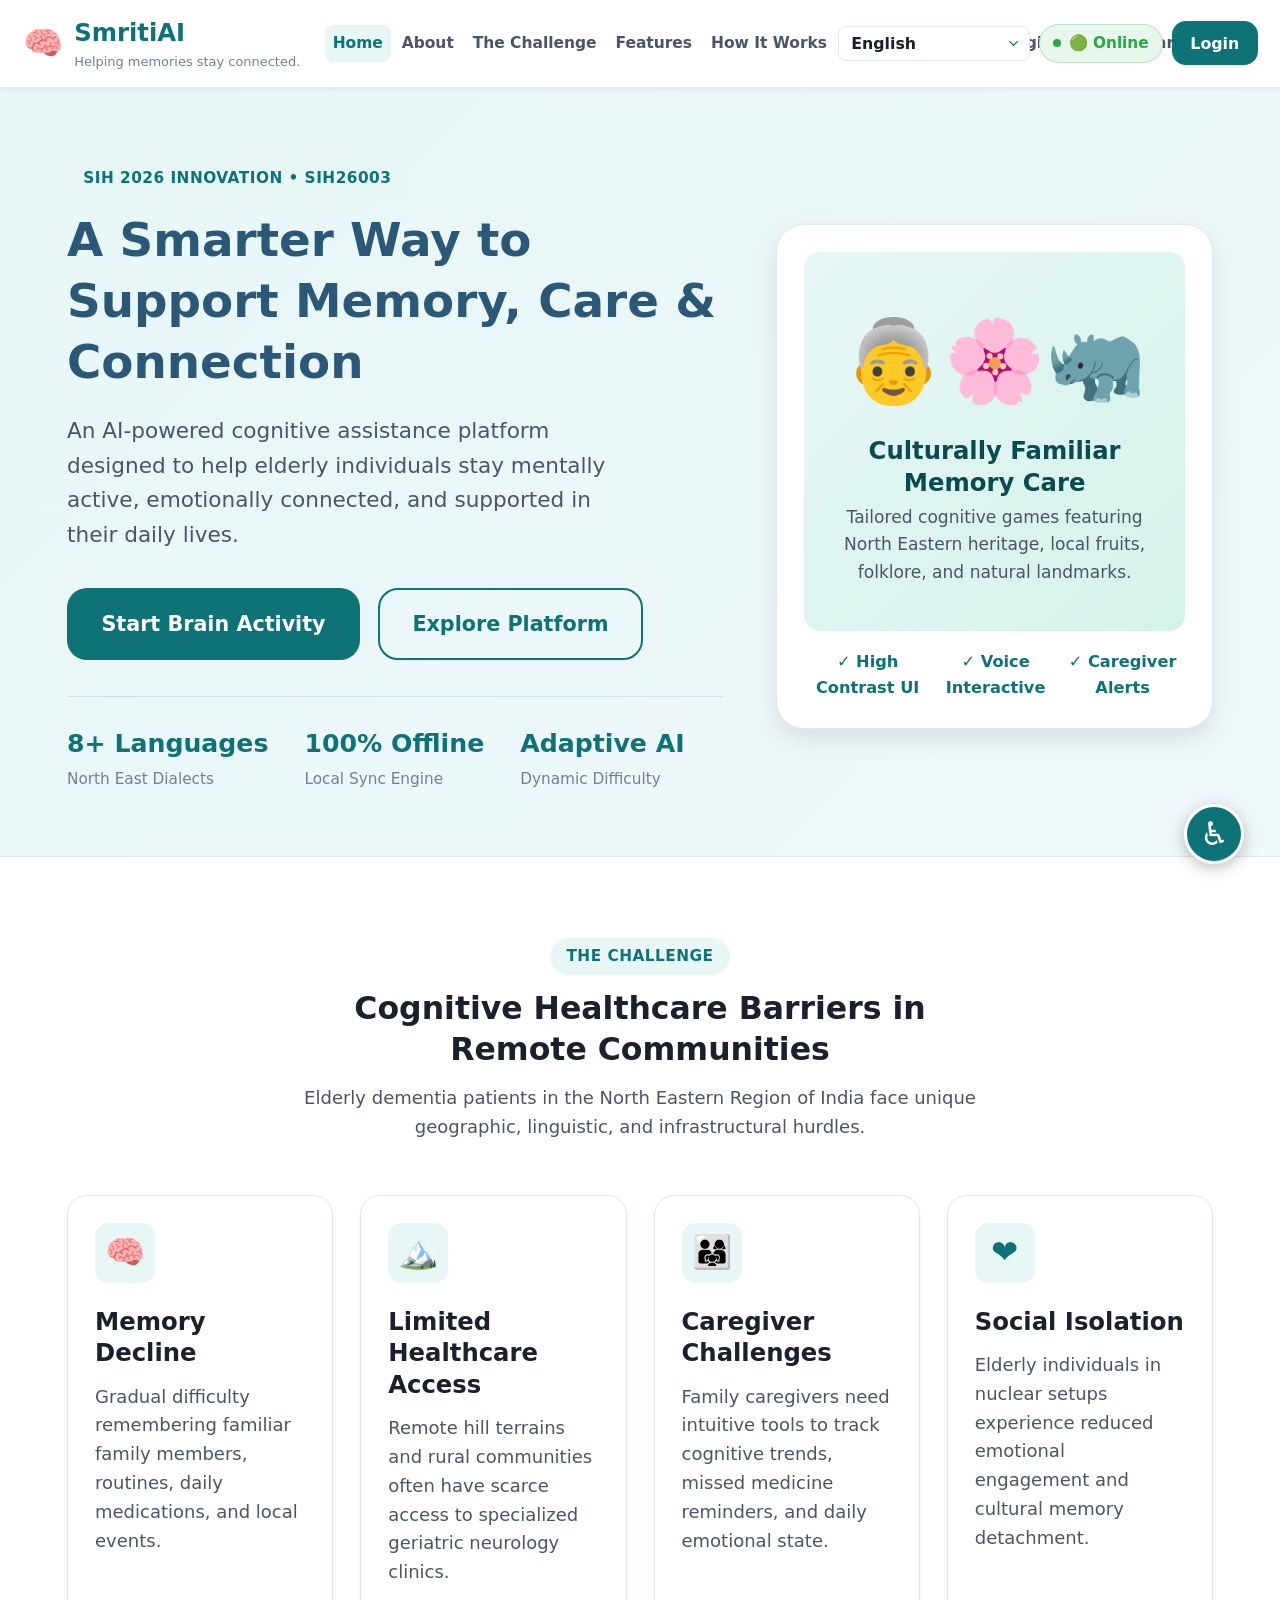
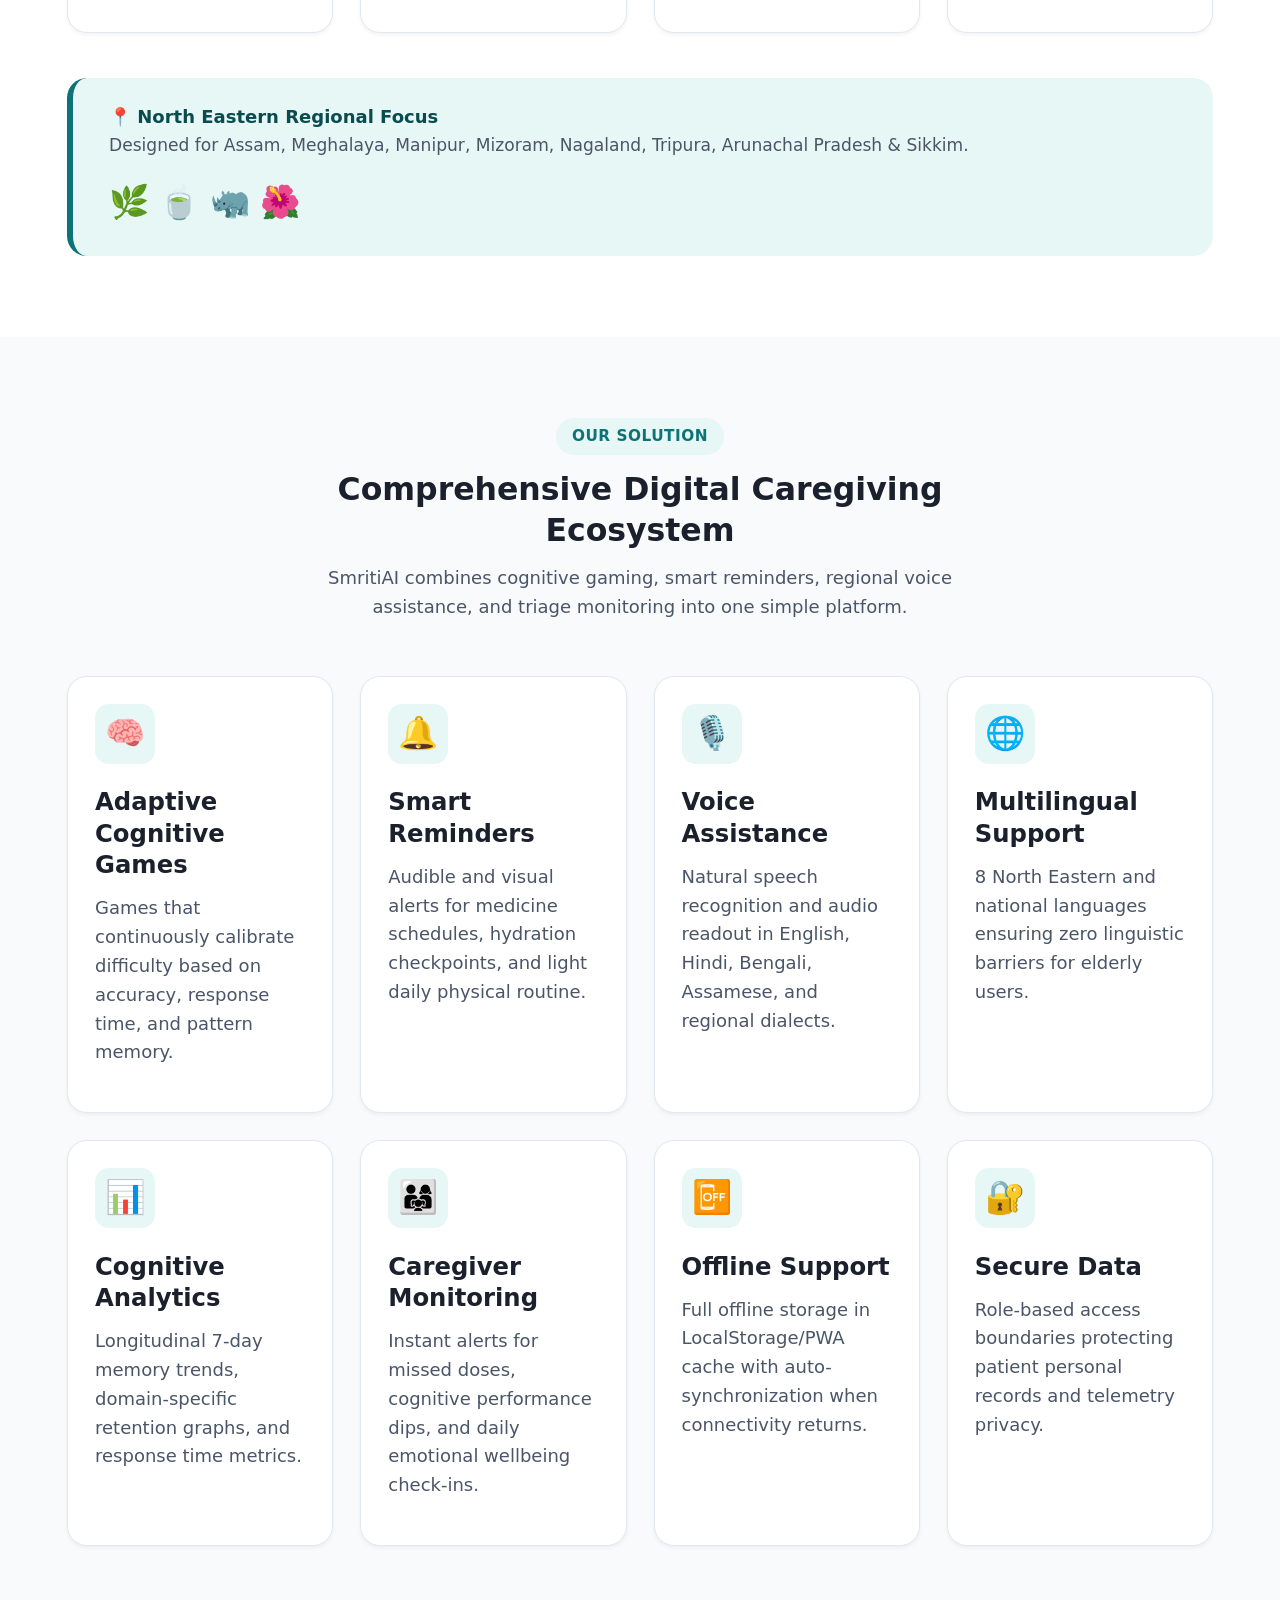
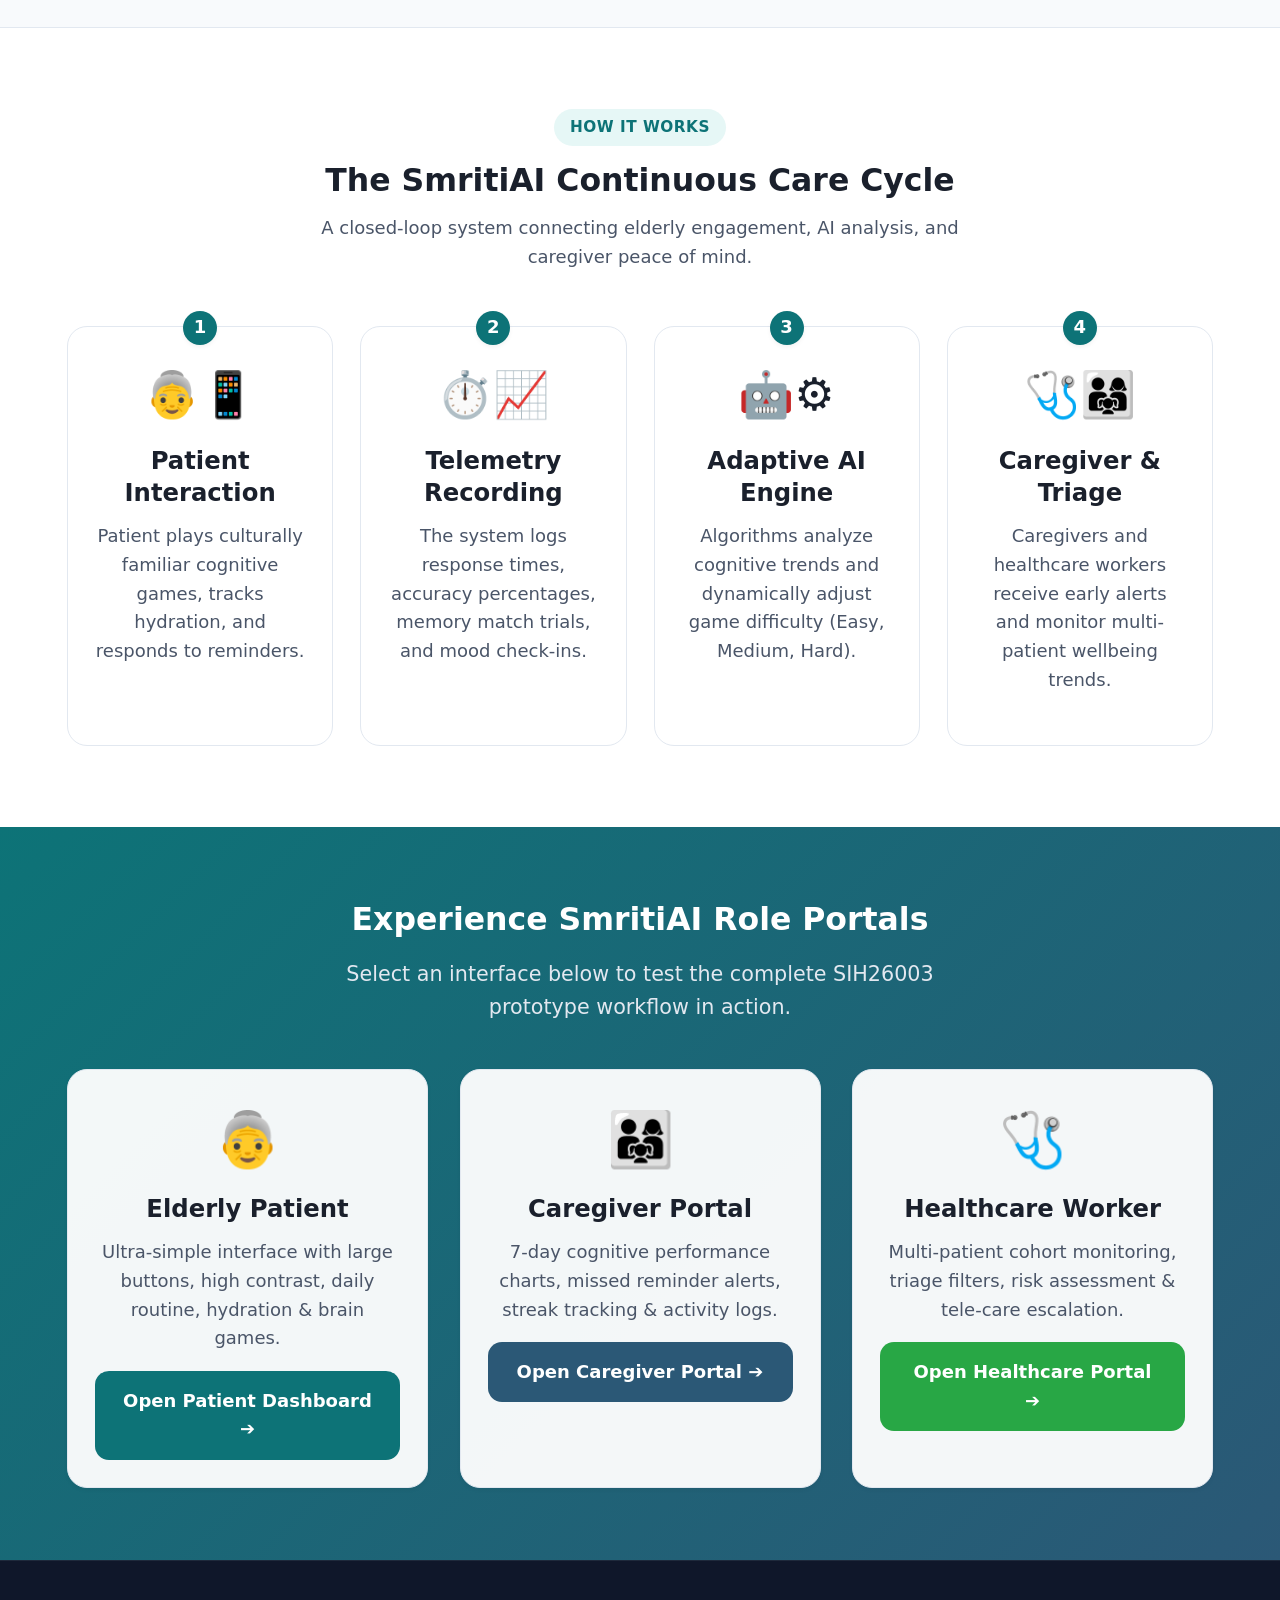
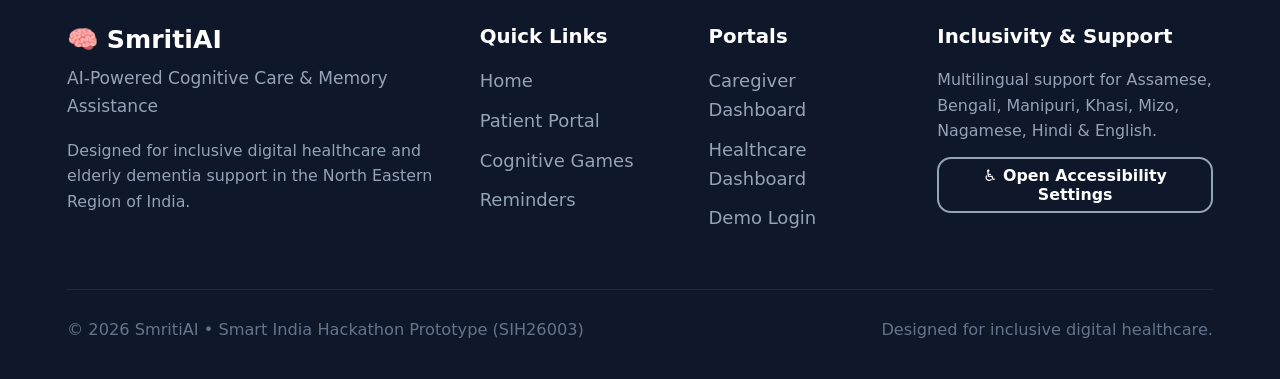
<file: index.html>
<!DOCTYPE html>
<html lang="en">
<head>
  <meta charset="UTF-8">
  <meta name="viewport" content="width=device-width, initial-scale=1.0">
  <title>SmritiAI — AI-Powered Cognitive Care & Memory Assistance</title>
  <meta name="description" content="AI-powered cognitive gaming and memory assistance platform designed for elderly dementia patients in the North Eastern Region of India.">
  <link rel="manifest" href="manifest.json">
  <meta name="theme-color" content="#0d7377">
  <link rel="stylesheet" href="css/style.css">
</head>
<body>

  <!-- Offline Notification Banner -->
  <div id="offline-banner" class="offline-banner">
    📡 You are currently in <strong>Offline Mode</strong>. Activities will be saved on this device and synchronized when network connectivity is restored.
    <button onclick="simulateSync()" style="background:#fff; color:#d35400; border:none; padding:3px 10px; border-radius:12px; font-weight:700; margin-left:8px; cursor:pointer;">Sync Demo</button>
  </div>

  <!-- Header -->
  <header class="site-header">
    <div class="header-inner">
      <a href="index.html" class="brand-logo">
        <span class="logo-icon">🧠</span>
        <div>
          <span>SmritiAI</span>
          <span class="logo-tagline" data-i18n="tagline">Helping memories stay connected.</span>
        </div>
      </a>

      <!-- Main Navigation -->
      <nav class="main-navigation" aria-label="Main Navigation">
        <ul class="nav-links">
          <li><a href="index.html" class="nav-link active" data-i18n="nav_home">Home</a></li>
          <li><a href="#about" class="nav-link">About</a></li>
          <li><a href="#problem" class="nav-link">The Challenge</a></li>
          <li><a href="#features" class="nav-link">Features</a></li>
          <li><a href="#workflow" class="nav-link">How It Works</a></li>
          <li><a href="patient.html" class="nav-link">Patient Portal</a></li>
          <li><a href="caregiver.html" class="nav-link" data-i18n="nav_caregiver">Caregiver</a></li>
          <li><a href="healthcare.html" class="nav-link" data-i18n="nav_healthcare">Healthcare</a></li>
        </ul>
      </nav>

      <!-- Header Actions -->
      <div class="header-actions">
        <!-- Multilingual Dropdown -->
        <div class="lang-selector-wrapper" title="Change Language">
          <select class="lang-select" aria-label="Select Language">
            <option value="en">English</option>
            <option value="hi">हिंदी (Hindi)</option>
            <option value="bn">বাংলা (Bengali)</option>
            <option value="as">অসমীয়া (Assamese)</option>
            <option value="mni">মৈতৈলোন্ (Manipuri)</option>
            <option value="kha">Khasi</option>
            <option value="mzo">Mizo</option>
            <option value="nag">Nagamese</option>
          </select>
        </div>

        <!-- Network Pill -->
        <div id="network-status-pill" class="status-pill">
          <span class="status-dot"></span> 🟢 Online
        </div>

        <!-- Login CTA -->
        <a href="login.html" class="btn btn-primary btn-sm" data-i18n="nav_login">Login</a>

        <!-- Mobile Menu Toggle -->
        <button id="mobile-menu-btn" class="mobile-menu-toggle" aria-label="Toggle Navigation Menu" aria-expanded="false">
          <span class="hamburger-bar"></span>
          <span class="hamburger-bar"></span>
          <span class="hamburger-bar"></span>
        </button>
      </div>
    </div>
  </header>

  <!-- Hero Section -->
  <section class="hero-section">
    <div class="container hero-grid">
      <div class="hero-content">
        <span class="section-tag">SIH 2026 Innovation • SIH26003</span>
        <h1 data-i18n="hero_title">A Smarter Way to Support Memory, Care & Connection</h1>
        <p class="hero-subtitle" data-i18n="hero_subtitle">
          An AI-powered cognitive assistance platform designed to help elderly individuals stay mentally active, emotionally connected, and supported in their daily lives.
        </p>

        <div class="hero-cta-group">
          <a href="patient.html" class="btn btn-primary btn-lg" data-i18n="btn_start_activity">
            🧠 Start Cognitive Activity
          </a>
          <a href="login.html" class="btn btn-outline btn-lg" data-i18n="btn_explore">
            Explore Demo Portals
          </a>
        </div>

        <div class="hero-stats">
          <div class="hero-stat-item">
            <strong>8+ Languages</strong>
            <span>North East Dialects</span>
          </div>
          <div class="hero-stat-item">
            <strong>100% Offline</strong>
            <span>Local Sync Engine</span>
          </div>
          <div class="hero-stat-item">
            <strong>Adaptive AI</strong>
            <span>Dynamic Difficulty</span>
          </div>
        </div>
      </div>

      <!-- Hero Visual Card -->
      <div class="hero-visual-card">
        <div style="background: linear-gradient(135deg, #e6f7f6 0%, #d5f2ea 100%); border-radius: 16px; padding: 2.5rem 1.5rem; margin-bottom: 1rem;">
          <div style="font-size: 4.5rem; margin-bottom: 0.5rem;">👵🌸🦏</div>
          <h3 style="color: var(--primary-dark); margin-bottom: 0.3rem;">Culturally Familiar Memory Care</h3>
          <p style="font-size: 0.95rem; margin: 0; color: var(--text-secondary);">
            Tailored cognitive games featuring North Eastern heritage, local fruits, folklore, and natural landmarks.
          </p>
        </div>
        <div style="display: flex; justify-content: space-around; font-size: 0.9rem; font-weight: 700; color: var(--primary);">
          <span>✓ High Contrast UI</span>
          <span>✓ Voice Interactive</span>
          <span>✓ Caregiver Alerts</span>
        </div>
      </div>
    </div>
  </section>

  <!-- Problem Section (North Eastern Region Focus) -->
  <section id="problem" style="padding: 4.5rem 0; background: var(--bg-surface);">
    <div class="container">
      <div class="section-header">
        <span class="section-tag">The Challenge</span>
        <h2>Cognitive Healthcare Barriers in Remote Communities</h2>
        <p>Elderly dementia patients in the North Eastern Region of India face unique geographic, linguistic, and infrastructural hurdles.</p>
      </div>

      <div class="grid-4">
        <div class="card">
          <div class="feature-icon-box">🧠</div>
          <h3>Memory Decline</h3>
          <p>Gradual difficulty remembering familiar family members, routines, daily medications, and local events.</p>
        </div>

        <div class="card">
          <div class="feature-icon-box">🏔️</div>
          <h3>Limited Healthcare Access</h3>
          <p>Remote hill terrains and rural communities often have scarce access to specialized geriatric neurology clinics.</p>
        </div>

        <div class="card">
          <div class="feature-icon-box">👨‍👩‍👧</div>
          <h3>Caregiver Challenges</h3>
          <p>Family caregivers need intuitive tools to track cognitive trends, missed medicine reminders, and daily emotional state.</p>
        </div>

        <div class="card">
          <div class="feature-icon-box">❤️</div>
          <h3>Social Isolation</h3>
          <p>Elderly individuals in nuclear setups experience reduced emotional engagement and cultural memory detachment.</p>
        </div>
      </div>

      <!-- NER Regional Banner -->
      <div style="margin-top: 2.5rem; background: var(--primary-subtle); border-radius: var(--radius-lg); padding: 1.5rem 2rem; display: flex; align-items: center; justify-content: space-between; flex-wrap: wrap; gap: 1rem; border-left: 6px solid var(--primary);">
        <div>
          <h4 style="margin-bottom: 0.2rem; color: var(--primary-dark);">📍 North Eastern Regional Focus</h4>
          <p style="margin: 0; font-size: 0.95rem;">Designed for Assam, Meghalaya, Manipur, Mizoram, Nagaland, Tripura, Arunachal Pradesh & Sikkim.</p>
        </div>
        <span style="font-size: 1.8rem;">🌿 🍵 🦏 🌺</span>
      </div>
    </div>
  </section>

  <!-- Solution Section (8 Core Features) -->
  <section id="features" style="padding: 4.5rem 0; background: var(--bg-page);">
    <div class="container">
      <div class="section-header">
        <span class="section-tag">Our Solution</span>
        <h2>Comprehensive Digital Caregiving Ecosystem</h2>
        <p>SmritiAI combines cognitive gaming, smart reminders, regional voice assistance, and triage monitoring into one simple platform.</p>
      </div>

      <div class="grid-4">
        <div class="card card-clickable" onclick="window.location.href='games.html'">
          <div class="feature-icon-box">🧠</div>
          <h3>Adaptive Cognitive Games</h3>
          <p>Games that continuously calibrate difficulty based on accuracy, response time, and pattern memory.</p>
        </div>

        <div class="card card-clickable" onclick="window.location.href='reminders.html'">
          <div class="feature-icon-box">🔔</div>
          <h3>Smart Reminders</h3>
          <p>Audible and visual alerts for medicine schedules, hydration checkpoints, and light daily physical routine.</p>
        </div>

        <div class="card card-clickable" onclick="window.location.href='patient.html'">
          <div class="feature-icon-box">🎙️</div>
          <h3>Voice Assistance</h3>
          <p>Natural speech recognition and audio readout in English, Hindi, Bengali, Assamese, and regional dialects.</p>
        </div>

        <div class="card card-clickable">
          <div class="feature-icon-box">🌐</div>
          <h3>Multilingual Support</h3>
          <p>8 North Eastern and national languages ensuring zero linguistic barriers for elderly users.</p>
        </div>

        <div class="card card-clickable" onclick="window.location.href='caregiver.html'">
          <div class="feature-icon-box">📊</div>
          <h3>Cognitive Analytics</h3>
          <p>Longitudinal 7-day memory trends, domain-specific retention graphs, and response time metrics.</p>
        </div>

        <div class="card card-clickable" onclick="window.location.href='caregiver.html'">
          <div class="feature-icon-box">👨‍👩‍👧</div>
          <h3>Caregiver Monitoring</h3>
          <p>Instant alerts for missed doses, cognitive performance dips, and daily emotional wellbeing check-ins.</p>
        </div>

        <div class="card card-clickable">
          <div class="feature-icon-box">📴</div>
          <h3>Offline Support</h3>
          <p>Full offline storage in LocalStorage/PWA cache with auto-synchronization when connectivity returns.</p>
        </div>

        <div class="card card-clickable" onclick="document.getElementById('privacy-modal').classList.add('open')">
          <div class="feature-icon-box">🔐</div>
          <h3>Secure Data</h3>
          <p>Role-based access boundaries protecting patient personal records and telemetry privacy.</p>
        </div>
      </div>
    </div>
  </section>

  <!-- How It Works (4-Step Connected Workflow) -->
  <section id="workflow" style="padding: 4.5rem 0; background: var(--bg-surface); border-top: 1px solid var(--border-color);">
    <div class="container">
      <div class="section-header">
        <span class="section-tag">How It Works</span>
        <h2>The SmritiAI Continuous Care Cycle</h2>
        <p>A closed-loop system connecting elderly engagement, AI analysis, and caregiver peace of mind.</p>
      </div>

      <div class="grid-4" style="margin-top: 2rem;">
        <div class="workflow-step">
          <div class="step-badge">1</div>
          <div style="font-size: 2.5rem; margin-bottom: 0.8rem;">👵📱</div>
          <h3>Patient Interaction</h3>
          <p>Patient plays culturally familiar cognitive games, tracks hydration, and responds to reminders.</p>
        </div>

        <div class="workflow-step">
          <div class="step-badge">2</div>
          <div style="font-size: 2.5rem; margin-bottom: 0.8rem;">⏱️📈</div>
          <h3>Telemetry Recording</h3>
          <p>The system logs response times, accuracy percentages, memory match trials, and mood check-ins.</p>
        </div>

        <div class="workflow-step">
          <div class="step-badge">3</div>
          <div style="font-size: 2.5rem; margin-bottom: 0.8rem;">🤖⚙️</div>
          <h3>Adaptive AI Engine</h3>
          <p>Algorithms analyze cognitive trends and dynamically adjust game difficulty (Easy, Medium, Hard).</p>
        </div>

        <div class="workflow-step">
          <div class="step-badge">4</div>
          <div style="font-size: 2.5rem; margin-bottom: 0.8rem;">🩺👨‍👩‍👧</div>
          <h3>Caregiver & Triage</h3>
          <p>Caregivers and healthcare workers receive early alerts and monitor multi-patient wellbeing trends.</p>
        </div>
      </div>
    </div>
  </section>

  <!-- Role Portals Callout -->
  <section id="about" style="padding: 4rem 0; background: linear-gradient(135deg, #0d7377 0%, #2b5876 100%); color: #fff;">
    <div class="container text-center">
      <h2 style="color: #fff; margin-bottom: 1rem;">Experience SmritiAI Role Portals</h2>
      <p style="color: #e2e8f0; max-width: 650px; margin: 0 auto 2.5rem; font-size: 1.15rem;">
        Select an interface below to test the complete SIH26003 prototype workflow in action.
      </p>

      <div class="grid-3">
        <div class="card" style="background: rgba(255, 255, 255, 0.95); text-align: center; color: var(--text-primary);">
          <div style="font-size: 3rem; margin-bottom: 0.5rem;">👵</div>
          <h3>Elderly Patient</h3>
          <p>Ultra-simple interface with large buttons, high contrast, daily routine, hydration & brain games.</p>
          <a href="patient.html" class="btn btn-primary" style="width: 100%;">Open Patient Dashboard ➔</a>
        </div>

        <div class="card" style="background: rgba(255, 255, 255, 0.95); text-align: center; color: var(--text-primary);">
          <div style="font-size: 3rem; margin-bottom: 0.5rem;">👨‍👩‍👧</div>
          <h3>Caregiver Portal</h3>
          <p>7-day cognitive performance charts, missed reminder alerts, streak tracking & activity logs.</p>
          <a href="caregiver.html" class="btn btn-secondary" style="width: 100%;">Open Caregiver Portal ➔</a>
        </div>

        <div class="card" style="background: rgba(255, 255, 255, 0.95); text-align: center; color: var(--text-primary);">
          <div style="font-size: 3rem; margin-bottom: 0.5rem;">🩺</div>
          <h3>Healthcare Worker</h3>
          <p>Multi-patient cohort monitoring, triage filters, risk assessment & tele-care escalation.</p>
          <a href="healthcare.html" class="btn btn-primary" style="width: 100%; background: #28a745;">Open Healthcare Portal ➔</a>
        </div>
      </div>
    </div>
  </section>

  <!-- Data Protection Modal -->
  <div id="privacy-modal" class="modal-backdrop">
    <div class="modal-box">
      <button class="modal-close-btn" onclick="document.getElementById('privacy-modal').classList.remove('open')">✕</button>
      <div style="font-size: 3rem; text-align: center; margin-bottom: 0.5rem;">🔐</div>
      <h2 style="text-align: center;">Your Data, Protected</h2>
      <p class="text-muted text-center">SmritiAI respects patient confidentiality and regional data sovereignty.</p>
      
      <div style="display: grid; gap: 0.8rem; margin: 1.5rem 0;">
        <div style="background: var(--bg-subtle); padding: 0.8rem 1rem; border-radius: 8px;">
          <strong>🛡️ Role-Based Access Control:</strong> Strict separation between patient, caregiver, and clinician views.
        </div>
        <div style="background: var(--bg-subtle); padding: 0.8rem 1rem; border-radius: 8px;">
          <strong>📱 Local Offline Storage:</strong> Activity data is stored locally first on device before optional cloud sync.
        </div>
        <div style="background: var(--bg-subtle); padding: 0.8rem 1rem; border-radius: 8px;">
          <strong>☁️ Secure Synchronization:</strong> Encrypted telemetry transfer during connected sessions.
        </div>
      </div>

      <button class="btn btn-primary btn-lg" style="width: 100%;" onclick="document.getElementById('privacy-modal').classList.remove('open')">I Understand</button>
    </div>
  </div>

  <!-- Floating Accessibility Button & Panel -->
  <button id="a11y-fab-btn" class="a11y-fab" title="Accessibility Options" aria-label="Accessibility Options">♿</button>
  <div id="a11y-panel" class="a11y-panel">
    <h3 style="margin-bottom: 0.75rem; color: var(--primary);">♿ Accessibility</h3>
    <div class="a11y-option-row">
      <label for="a11y-chk-large-text"><strong>Larger Text Size</strong></label>
      <input type="checkbox" id="a11y-chk-large-text" style="width: 22px; height: 22px; cursor: pointer;">
    </div>
    <div class="a11y-option-row">
      <label for="a11y-chk-contrast"><strong>High Contrast Mode</strong></label>
      <input type="checkbox" id="a11y-chk-contrast" style="width: 22px; height: 22px; cursor: pointer;">
    </div>
    <div class="a11y-option-row">
      <label for="a11y-chk-motion"><strong>Reduce Motion</strong></label>
      <input type="checkbox" id="a11y-chk-motion" style="width: 22px; height: 22px; cursor: pointer;">
    </div>
    <div style="margin-top: 1rem; text-align: right;">
      <button class="btn btn-sm btn-primary" onclick="A11Y.togglePanel()">Done</button>
    </div>
  </div>

  <!-- Footer -->
  <footer class="site-footer">
    <div class="container">
      <div class="footer-grid">
        <div class="footer-brand">
          <h3>🧠 SmritiAI</h3>
          <p class="footer-tagline">AI-Powered Cognitive Care & Memory Assistance</p>
          <p style="font-size: 0.88rem; color: #94a3b8;">
            Designed for inclusive digital healthcare and elderly dementia support in the North Eastern Region of India.
          </p>
        </div>

        <div class="footer-col">
          <h4>Quick Links</h4>
          <ul class="footer-links">
            <li><a href="index.html">Home</a></li>
            <li><a href="patient.html">Patient Portal</a></li>
            <li><a href="games.html">Cognitive Games</a></li>
            <li><a href="reminders.html">Reminders</a></li>
          </ul>
        </div>

        <div class="footer-col">
          <h4>Portals</h4>
          <ul class="footer-links">
            <li><a href="caregiver.html">Caregiver Dashboard</a></li>
            <li><a href="healthcare.html">Healthcare Dashboard</a></li>
            <li><a href="login.html">Demo Login</a></li>
          </ul>
        </div>

        <div class="footer-col">
          <h4>Inclusivity & Support</h4>
          <p style="font-size: 0.88rem; color: #94a3b8; margin-bottom: 0.75rem;">
            Multilingual support for Assamese, Bengali, Manipuri, Khasi, Mizo, Nagamese, Hindi & English.
          </p>
          <button class="btn btn-sm btn-outline" style="color: #fff; border-color: #94a3b8;" onclick="A11Y.togglePanel()">
            ♿ Open Accessibility Settings
          </button>
        </div>
      </div>

      <div class="footer-bottom">
        <span>© 2026 SmritiAI • Smart India Hackathon Prototype (SIH26003)</span>
        <span>Designed for inclusive digital healthcare.</span>
      </div>
    </div>
  </footer>

  <script src="js/main.js"></script>
</body>
</html>
</file>
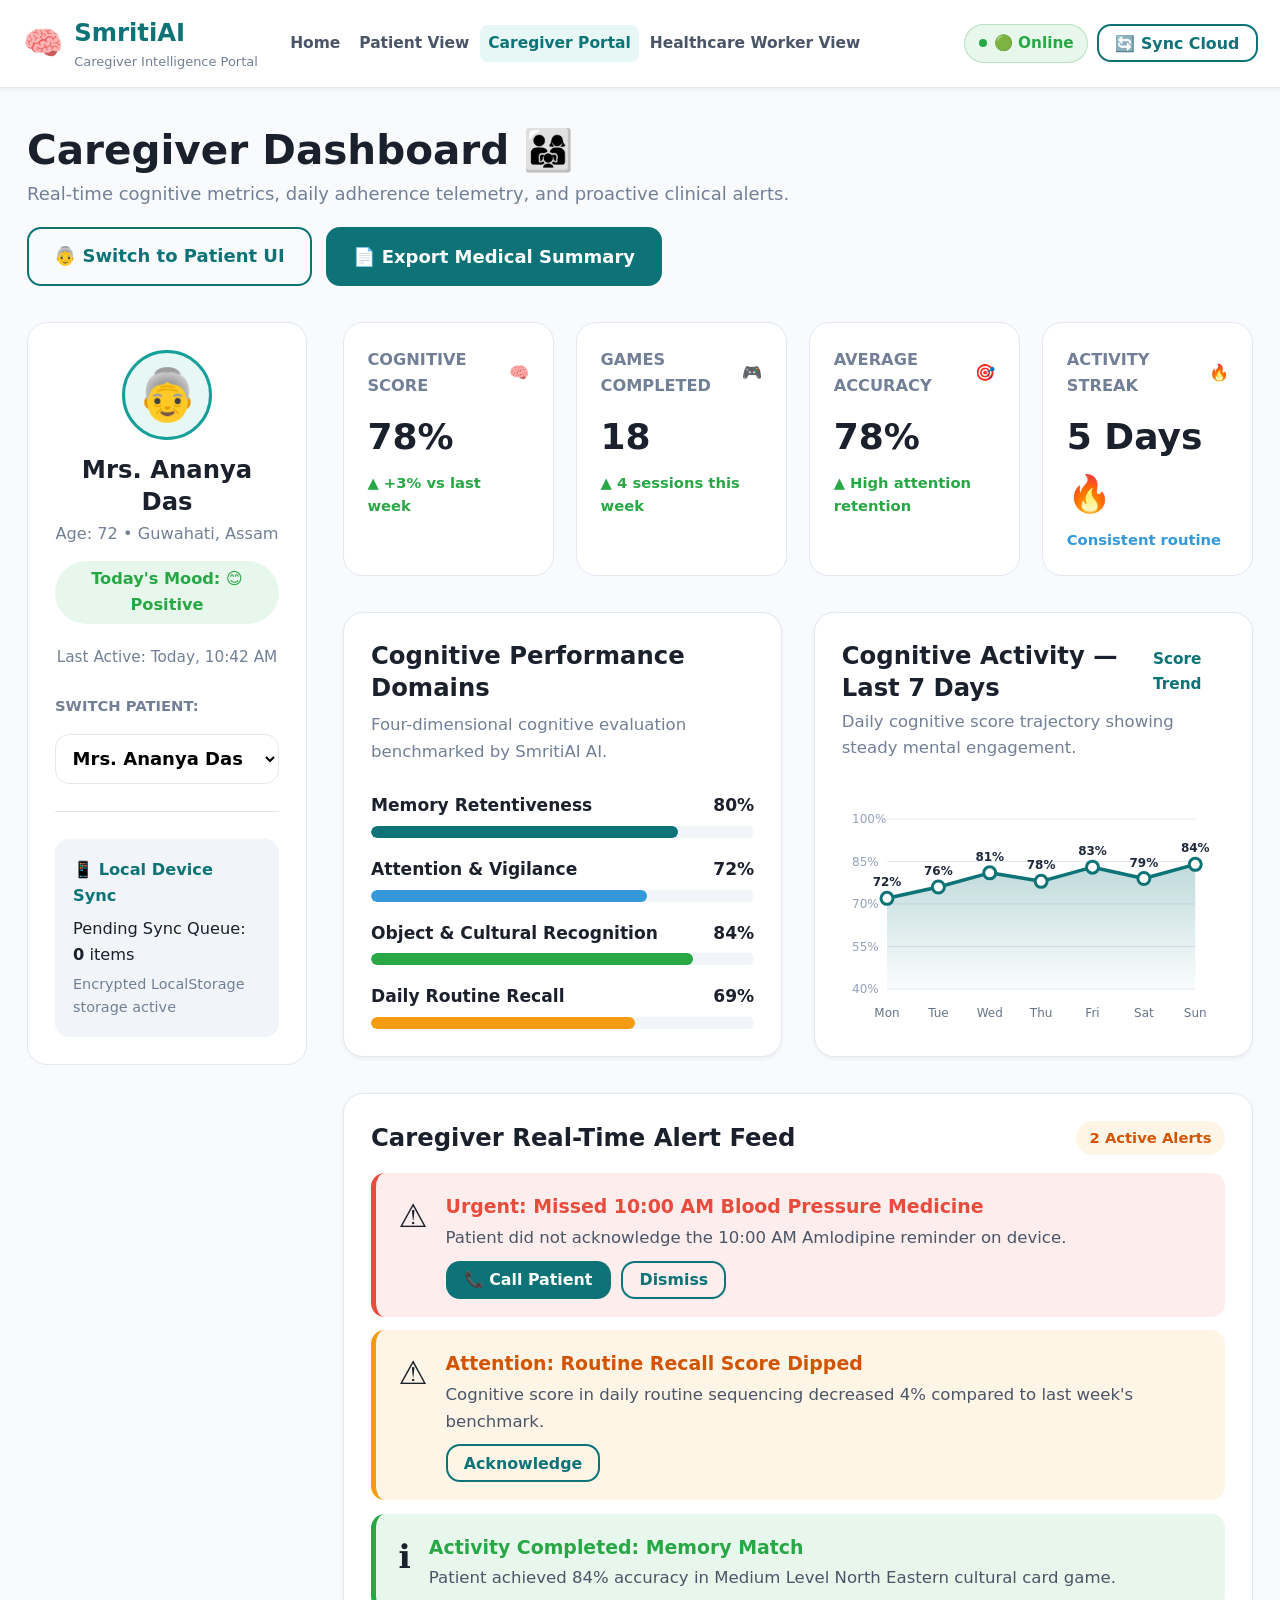
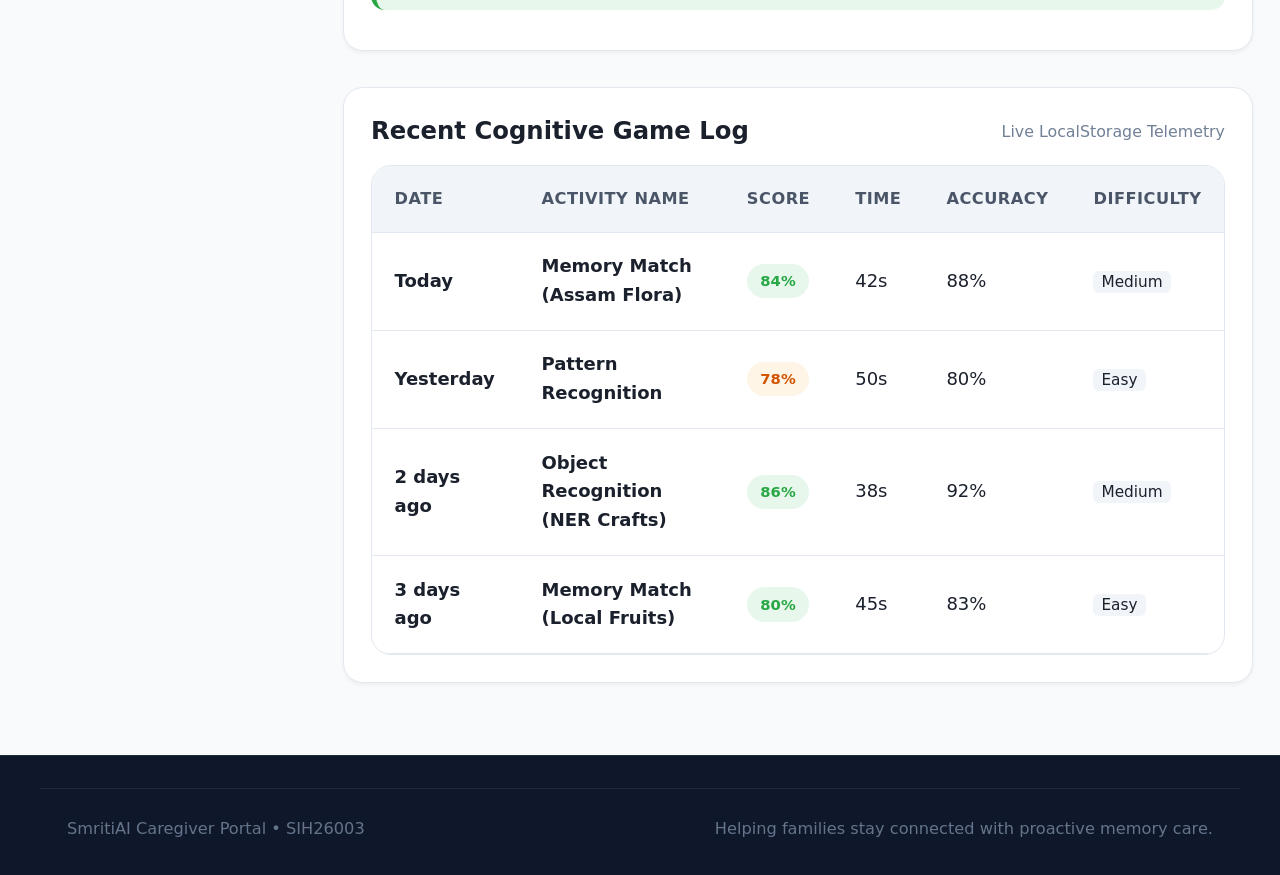
<file: caregiver.html>
<!DOCTYPE html>
<html lang="en">
<head>
  <meta charset="UTF-8">
  <meta name="viewport" content="width=device-width, initial-scale=1.0">
  <title>Caregiver Dashboard — SmritiAI</title>
  <link rel="manifest" href="manifest.json">
  <link rel="stylesheet" href="css/style.css">
</head>
<body>

  <!-- Header -->
  <header class="site-header">
    <div class="header-inner">
      <a href="index.html" class="brand-logo">
        <span class="logo-icon">🧠</span>
        <div>
          <span>SmritiAI</span>
          <span class="logo-tagline">Caregiver Intelligence Portal</span>
        </div>
      </a>

      <nav class="main-navigation" aria-label="Caregiver Navigation">
        <ul class="nav-links">
          <li><a href="index.html" class="nav-link">Home</a></li>
          <li><a href="patient.html" class="nav-link">Patient View</a></li>
          <li><a href="caregiver.html" class="nav-link active">Caregiver Portal</a></li>
          <li><a href="healthcare.html" class="nav-link">Healthcare Worker View</a></li>
        </ul>
      </nav>

      <div class="header-actions">
        <div id="network-status-pill" class="status-pill">
          <span class="status-dot"></span> 🟢 Online
        </div>
        <button class="btn btn-outline btn-sm" onclick="simulateSync()">
          🔄 Sync Cloud
        </button>
        <!-- Mobile Menu Toggle -->
        <button id="mobile-menu-btn" class="mobile-menu-toggle" aria-label="Toggle Navigation Menu" aria-expanded="false">
          <span class="hamburger-bar"></span>
          <span class="hamburger-bar"></span>
          <span class="hamburger-bar"></span>
        </button>
      </div>
    </div>
  </header>

  <!-- Main Caregiver Dashboard Root -->
  <main id="caregiver-dashboard-root" style="padding: 2rem 0 4rem; flex: 1;">
    <div class="container container-wide">
      
      <!-- Top Title & Quick Actions -->
      <div style="display: flex; justify-content: space-between; align-items: center; margin-bottom: 2rem; flex-wrap: wrap; gap: 1rem;">
        <div>
          <h1 style="margin-bottom: 0.2rem;">Caregiver Dashboard 👨‍👩‍👧</h1>
          <p class="text-muted" style="margin: 0;">
            Real-time cognitive metrics, daily adherence telemetry, and proactive clinical alerts.
          </p>
        </div>
        <div style="display: flex; gap: 0.8rem;">
          <a href="patient.html" class="btn btn-outline">
            👵 Switch to Patient UI
          </a>
          <button class="btn btn-primary" onclick="alert('Caregiver tele-report exported as PDF / Medical summary.');">
            📄 Export Medical Summary
          </button>
        </div>
      </div>

      <!-- Dashboard Layout Grid -->
      <div class="dashboard-layout">
        
        <!-- Left Sidebar: Patient Selector & Profile -->
        <aside class="dashboard-sidebar">
          <div class="patient-profile-card">
            <div class="patient-avatar-large">👵</div>
            <h3 id="cg-patient-name" style="margin-bottom: 0.2rem;">Mrs. Ananya Das</h3>
            <p id="cg-patient-age-loc" class="text-muted" style="font-size: 0.9rem; margin-bottom: 0.8rem;">Age: 72 • Guwahati, Assam</p>
            
            <span id="cg-patient-mood" class="status-badge active-status" style="font-size: 0.9rem; margin-bottom: 0.8rem;">
              Today's Mood: 😊 Positive
            </span>

            <div id="cg-patient-last-active" style="font-size: 0.85rem; color: var(--text-muted); margin-top: 0.4rem;">
              Last Active: Today, 10:42 AM
            </div>

            <!-- Patient Selector Dropdown -->
            <div style="margin-top: 1.2rem; text-align: left;">
              <label for="caregiver-patient-select" style="font-size: 0.82rem; font-weight: 700; color: var(--text-muted); text-transform: uppercase;">
                Switch Patient:
              </label>
              <select id="caregiver-patient-select" class="patient-select-dropdown">
                <!-- Populated by JS -->
              </select>
            </div>
          </div>

          <!-- Quick Telemetry Status Box -->
          <div style="background: var(--bg-subtle); padding: 1rem; border-radius: var(--radius-md); font-size: 0.9rem;">
            <div style="font-weight: 700; color: var(--primary); margin-bottom: 0.4rem;">📱 Local Device Sync</div>
            <div>Pending Sync Queue: <strong id="sync-pending-count">0</strong> items</div>
            <div style="margin-top: 0.3rem; font-size: 0.8rem; color: var(--text-muted);">Encrypted LocalStorage storage active</div>
          </div>
        </aside>

        <!-- Right Main Column: Metrics, Chart, Alerts, Logs -->
        <div class="dashboard-content">
          
          <!-- 4 Metric Cards -->
          <div class="metrics-summary-grid">
            <div class="metric-card">
              <div class="metric-header">
                <span>COGNITIVE SCORE</span>
                <span>🧠</span>
              </div>
              <div id="metric-overall-score" class="metric-value">78%</div>
              <div class="metric-trend up">▲ +3% vs last week</div>
            </div>

            <div class="metric-card">
              <div class="metric-header">
                <span>GAMES COMPLETED</span>
                <span>🎮</span>
              </div>
              <div id="metric-games-count" class="metric-value">18</div>
              <div class="metric-trend up">▲ 4 sessions this week</div>
            </div>

            <div class="metric-card">
              <div class="metric-header">
                <span>AVERAGE ACCURACY</span>
                <span>🎯</span>
              </div>
              <div id="metric-avg-score" class="metric-value">84%</div>
              <div class="metric-trend up">▲ High attention retention</div>
            </div>

            <div class="metric-card">
              <div class="metric-header">
                <span>ACTIVITY STREAK</span>
                <span>🔥</span>
              </div>
              <div id="metric-streak" class="metric-value">5 Days</div>
              <div class="metric-trend neutral">Consistent routine</div>
            </div>
          </div>

          <!-- 2-Column: Domain Breakdown & 7-Day Chart -->
          <div class="grid-2" style="margin-bottom: 2rem;">
            
            <!-- Cognitive Domain Breakdown -->
            <div class="card">
              <h3 style="margin-bottom: 0.5rem;">Cognitive Performance Domains</h3>
              <p class="text-muted" style="margin-bottom: 1.5rem; font-size: 0.92rem;">
                Four-dimensional cognitive evaluation benchmarked by SmritiAI AI.
              </p>

              <div class="progress-bar-wrapper">
                <div class="progress-label-row">
                  <span>Memory Retentiveness</span>
                  <strong id="text-memory">80%</strong>
                </div>
                <div class="progress-track">
                  <div id="bar-memory" class="progress-fill teal" style="width: 80%;"></div>
                </div>
              </div>

              <div class="progress-bar-wrapper">
                <div class="progress-label-row">
                  <span>Attention & Vigilance</span>
                  <strong id="text-attention">72%</strong>
                </div>
                <div class="progress-track">
                  <div id="bar-attention" class="progress-fill blue" style="width: 72%;"></div>
                </div>
              </div>

              <div class="progress-bar-wrapper">
                <div class="progress-label-row">
                  <span>Object & Cultural Recognition</span>
                  <strong id="text-recognition">84%</strong>
                </div>
                <div class="progress-track">
                  <div id="bar-recognition" class="progress-fill green" style="width: 84%;"></div>
                </div>
              </div>

              <div class="progress-bar-wrapper" style="margin-bottom: 0;">
                <div class="progress-label-row">
                  <span>Daily Routine Recall</span>
                  <strong id="text-routine">69%</strong>
                </div>
                <div class="progress-track">
                  <div id="bar-routine" class="progress-fill orange" style="width: 69%;"></div>
                </div>
              </div>
            </div>

            <!-- Canvas Line Chart: Cognitive Activity Last 7 Days -->
            <div class="card" style="display: flex; flex-direction: column; justify-content: space-between;">
              <div>
                <div style="display: flex; justify-content: space-between; align-items: center; margin-bottom: 0.3rem;">
                  <h3 style="margin: 0;">Cognitive Activity — Last 7 Days</h3>
                  <span style="font-size: 0.85rem; font-weight: 700; color: var(--primary);">Score Trend</span>
                </div>
                <p class="text-muted" style="font-size: 0.92rem; margin-bottom: 1rem;">
                  Daily cognitive score trajectory showing steady mental engagement.
                </p>
              </div>

              <div style="position: relative; width: 100%; height: 240px;">
                <canvas id="cognitive-activity-chart" style="width: 100%; height: 100%;"></canvas>
              </div>
            </div>

          </div>

          <!-- Caregiver Proactive Alerts Section -->
          <section class="card" style="margin-bottom: 2rem;">
            <div style="display: flex; justify-content: space-between; align-items: center; margin-bottom: 1rem;">
              <h3 style="margin: 0;">Caregiver Real-Time Alert Feed</h3>
              <span class="status-badge attention-status">2 Active Alerts</span>
            </div>

            <div class="alert-item urgent">
              <div style="font-size: 1.8rem;">⚠️</div>
              <div style="flex: 1;">
                <div style="font-weight: 700; color: var(--danger); font-size: 1.05rem;">Urgent: Missed 10:00 AM Blood Pressure Medicine</div>
                <p style="margin: 0.2rem 0 0.5rem; font-size: 0.92rem;">
                  Patient did not acknowledge the 10:00 AM Amlodipine reminder on device.
                </p>
                <div style="display: flex; gap: 0.6rem;">
                  <button class="btn btn-sm btn-primary" onclick="alert('Calling Mrs. Das...');">📞 Call Patient</button>
                  <button class="btn btn-sm btn-outline btn-dismiss-alert">Dismiss</button>
                </div>
              </div>
            </div>

            <div class="alert-item attention">
              <div style="font-size: 1.8rem;">⚠️</div>
              <div style="flex: 1;">
                <div style="font-weight: 700; color: #d35400; font-size: 1.05rem;">Attention: Routine Recall Score Dipped</div>
                <p style="margin: 0.2rem 0 0.5rem; font-size: 0.92rem;">
                  Cognitive score in daily routine sequencing decreased 4% compared to last week's benchmark.
                </p>
                <div style="display: flex; gap: 0.6rem;">
                  <button class="btn btn-sm btn-outline btn-dismiss-alert">Acknowledge</button>
                </div>
              </div>
            </div>

            <div class="alert-item normal">
              <div style="font-size: 1.8rem;">ℹ️</div>
              <div style="flex: 1;">
                <div style="font-weight: 700; color: var(--success); font-size: 1.05rem;">Activity Completed: Memory Match</div>
                <p style="margin: 0.2rem 0 0; font-size: 0.92rem;">
                  Patient achieved 84% accuracy in Medium Level North Eastern cultural card game.
                </p>
              </div>
            </div>
          </section>

          <!-- Recent Activity Table -->
          <section class="card">
            <div style="display: flex; justify-content: space-between; align-items: center; margin-bottom: 1rem;">
              <h3 style="margin: 0;">Recent Cognitive Game Log</h3>
              <span class="text-muted" style="font-size: 0.88rem;">Live LocalStorage Telemetry</span>
            </div>

            <div class="table-responsive">
              <table class="data-table">
                <thead>
                  <tr>
                    <th>Date</th>
                    <th>Activity Name</th>
                    <th>Score</th>
                    <th>Time</th>
                    <th>Accuracy</th>
                    <th>Difficulty</th>
                  </tr>
                </thead>
                <tbody id="cg-activity-table-body">
                  <!-- Populated dynamically by js/dashboard.js -->
                </tbody>
              </table>
            </div>
          </section>

        </div>

      </div>

    </div>
  </main>

  <!-- Footer -->
  <footer class="site-footer" style="padding: 1.8rem 0; margin-top: auto;">
    <div class="container footer-bottom">
      <span>SmritiAI Caregiver Portal • SIH26003</span>
      <span>Helping families stay connected with proactive memory care.</span>
    </div>
  </footer>

  <script src="js/main.js"></script>
  <script src="js/dashboard.js"></script>
</body>
</html>
</file>
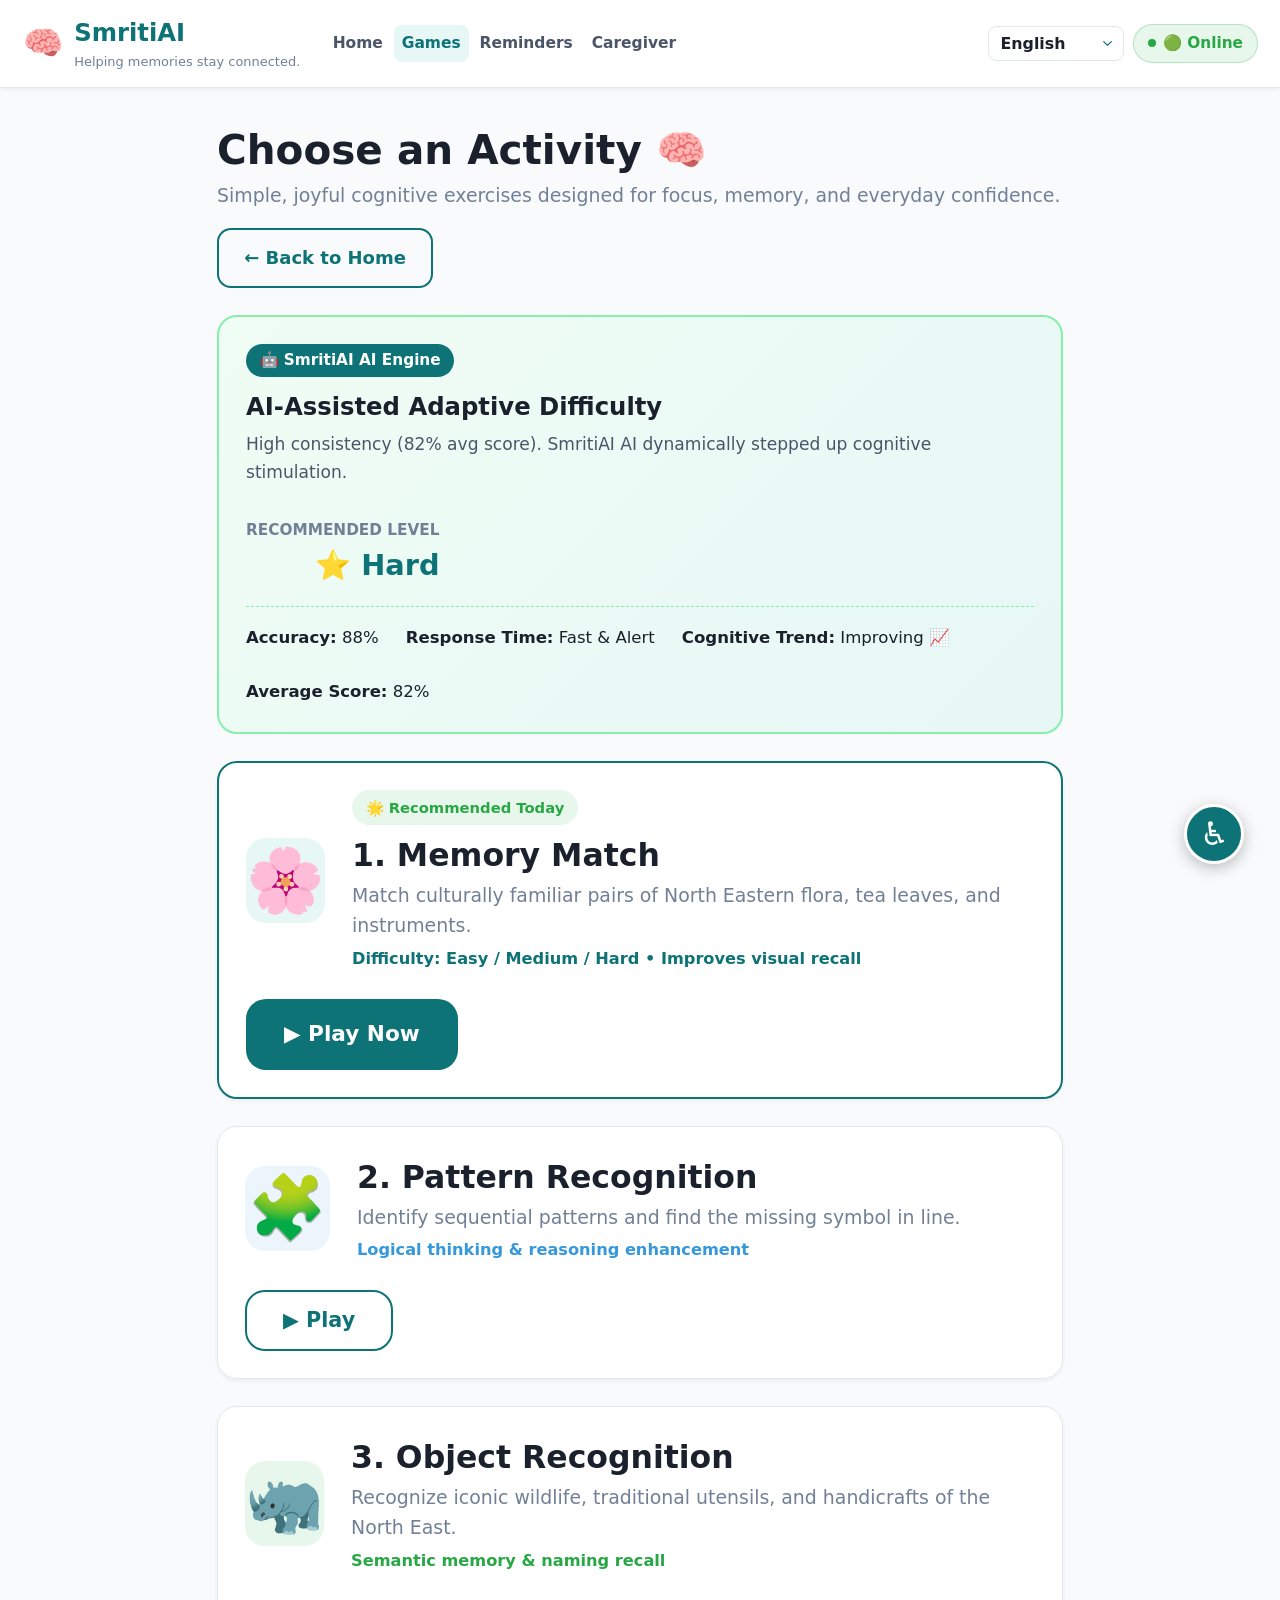
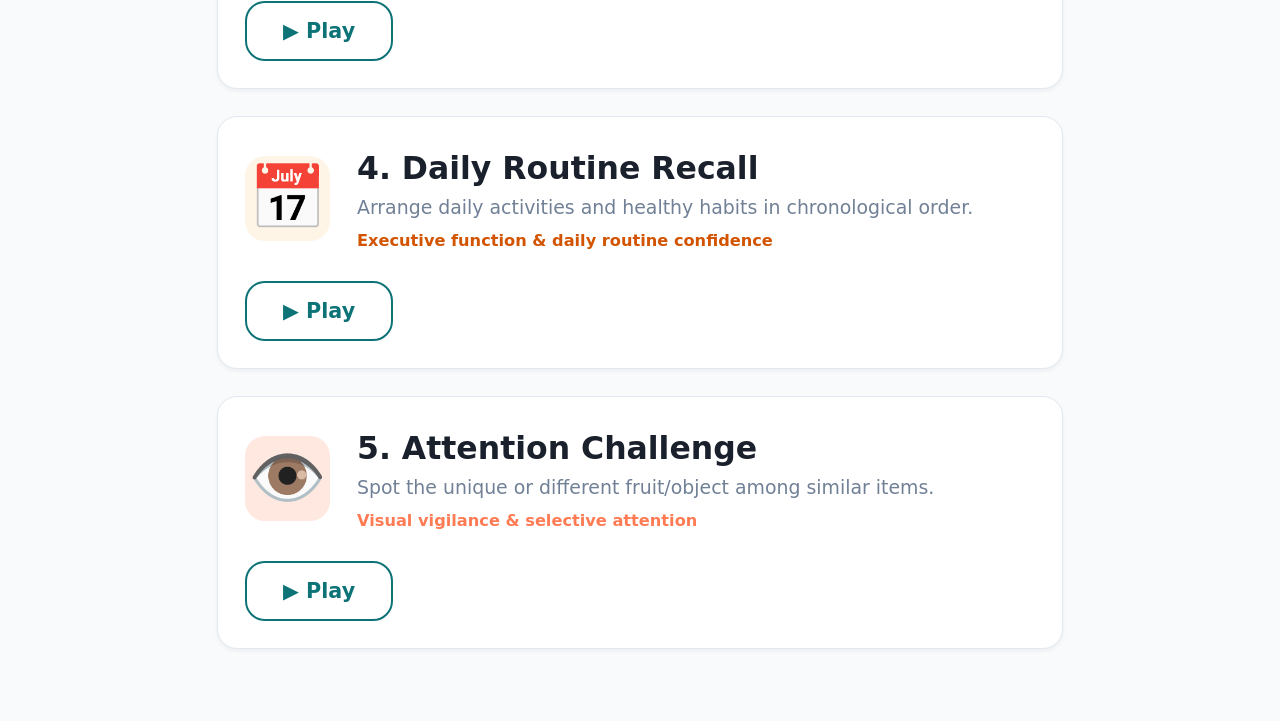
<file: games.html>
<!DOCTYPE html>
<html lang="en">
<head>
  <meta charset="UTF-8">
  <meta name="viewport" content="width=device-width, initial-scale=1.0">
  <title>Cognitive Games & Memory Activities — SmritiAI</title>
  <link rel="manifest" href="manifest.json">
  <link rel="stylesheet" href="css/style.css">
</head>
<body class="patient-page">

  <!-- Header -->
  <header class="site-header">
    <div class="header-inner">
      <a href="patient.html" class="brand-logo">
        <span class="logo-icon">🧠</span>
        <div>
          <span>SmritiAI</span>
          <span class="logo-tagline" data-i18n="tagline">Helping memories stay connected.</span>
        </div>
      </a>

      <nav class="main-navigation" aria-label="Games Navigation">
        <ul class="nav-links">
          <li><a href="patient.html" class="nav-link" data-i18n="nav_home">🏠 Home</a></li>
          <li><a href="games.html" class="nav-link active" data-i18n="nav_games">🧠 Games</a></li>
          <li><a href="reminders.html" class="nav-link" data-i18n="nav_reminders">🔔 Reminders</a></li>
          <li><a href="caregiver.html" class="nav-link" data-i18n="nav_caregiver">👨‍👩‍👧 Caregiver View</a></li>
        </ul>
      </nav>

      <div class="header-actions">
        <div class="lang-selector-wrapper">
          <select class="lang-select" aria-label="Select Language">
            <option value="en">English</option>
            <option value="hi">हिंदी</option>
            <option value="bn">বাংলা</option>
            <option value="as">অসমীয়া</option>
            <option value="mni">মৈতৈলোন্</option>
            <option value="kha">Khasi</option>
            <option value="mzo">Mizo</option>
            <option value="nag">Nagamese</option>
          </select>
        </div>
        <div id="network-status-pill" class="status-pill">
          <span class="status-dot"></span> 🟢 Online
        </div>
        <!-- Mobile Menu Toggle -->
        <button id="mobile-menu-btn" class="mobile-menu-toggle" aria-label="Toggle Navigation Menu" aria-expanded="false">
          <span class="hamburger-bar"></span>
          <span class="hamburger-bar"></span>
          <span class="hamburger-bar"></span>
        </button>
      </div>
    </div>
  </header>

  <!-- Main Games Hub -->
  <main style="padding: 2rem 0 4rem;">
    <div class="container container-narrow">
      
      <!-- Top Title & Navigation Back -->
      <div style="display: flex; justify-content: space-between; align-items: center; margin-bottom: 1.5rem; flex-wrap: wrap; gap: 1rem;">
        <div>
          <h1 style="margin-bottom: 0.2rem;">Choose an Activity 🧠</h1>
          <p class="text-muted" style="margin: 0; font-size: 1.05rem;">
            Simple, joyful cognitive exercises designed for focus, memory, and everyday confidence.
          </p>
        </div>
        <a href="patient.html" class="btn btn-outline">← Back to Home</a>
      </div>

      <!-- AI Adaptive Difficulty Container (Injected by JS) -->
      <div id="ai-adaptive-container">
        <!-- Rendered dynamically -->
      </div>

      <!-- Games List Grid -->
      <div style="display: grid; gap: 1.5rem; margin-top: 1.5rem;">
        
        <!-- Game 1: Memory Match (Featured) -->
        <div class="card" style="border: 2px solid var(--primary); display: flex; justify-content: space-between; align-items: center; flex-wrap: wrap; gap: 1.5rem;">
          <div style="display: flex; align-items: center; gap: 1.5rem;">
            <div style="font-size: 3.5rem; background: var(--primary-subtle); width: 85px; height: 85px; border-radius: var(--radius-lg); display: flex; align-items: center; justify-content: center;">
              🌸
            </div>
            <div>
              <span class="status-badge active-status" style="margin-bottom: 0.4rem;">🌟 Recommended Today</span>
              <h2 style="margin: 0.2rem 0;">1. Memory Match</h2>
              <p class="text-muted" style="margin-bottom: 0.3rem; font-size: 1.05rem;">
                Match culturally familiar pairs of North Eastern flora, tea leaves, and instruments.
              </p>
              <div style="font-size: 0.9rem; font-weight: 700; color: var(--primary);">
                Difficulty: Easy / Medium / Hard • Improves visual recall
              </div>
            </div>
          </div>
          <a href="memory-game.html" class="btn btn-primary btn-lg" style="font-size: 1.2rem; padding: 0.9rem 2rem;">
            ▶ Play Now
          </a>
        </div>

        <!-- Game 2: Pattern Recognition -->
        <div class="card" style="display: flex; justify-content: space-between; align-items: center; flex-wrap: wrap; gap: 1.5rem;">
          <div style="display: flex; align-items: center; gap: 1.5rem;">
            <div style="font-size: 3.5rem; background: var(--info-light); width: 85px; height: 85px; border-radius: var(--radius-lg); display: flex; align-items: center; justify-content: center;">
              🧩
            </div>
            <div>
              <h2 style="margin: 0.2rem 0;">2. Pattern Recognition</h2>
              <p class="text-muted" style="margin-bottom: 0.3rem; font-size: 1.05rem;">
                Identify sequential patterns and find the missing symbol in line.
              </p>
              <div style="font-size: 0.9rem; font-weight: 700; color: var(--info);">
                Logical thinking & reasoning enhancement
              </div>
            </div>
          </div>
          <button id="btn-game-pattern" class="btn btn-outline btn-lg" style="font-size: 1.15rem; padding: 0.9rem 2rem;">
            ▶ Play
          </button>
        </div>

        <!-- Game 3: Object Recognition -->
        <div class="card" style="display: flex; justify-content: space-between; align-items: center; flex-wrap: wrap; gap: 1.5rem;">
          <div style="display: flex; align-items: center; gap: 1.5rem;">
            <div style="font-size: 3.5rem; background: #e8f7ec; width: 85px; height: 85px; border-radius: var(--radius-lg); display: flex; align-items: center; justify-content: center;">
              🦏
            </div>
            <div>
              <h2 style="margin: 0.2rem 0;">3. Object Recognition</h2>
              <p class="text-muted" style="margin-bottom: 0.3rem; font-size: 1.05rem;">
                Recognize iconic wildlife, traditional utensils, and handicrafts of the North East.
              </p>
              <div style="font-size: 0.9rem; font-weight: 700; color: var(--success);">
                Semantic memory & naming recall
              </div>
            </div>
          </div>
          <button id="btn-game-object" class="btn btn-outline btn-lg" style="font-size: 1.15rem; padding: 0.9rem 2rem;">
            ▶ Play
          </button>
        </div>

        <!-- Game 4: Daily Routine Recall -->
        <div class="card" style="display: flex; justify-content: space-between; align-items: center; flex-wrap: wrap; gap: 1.5rem;">
          <div style="display: flex; align-items: center; gap: 1.5rem;">
            <div style="font-size: 3.5rem; background: var(--warning-light); width: 85px; height: 85px; border-radius: var(--radius-lg); display: flex; align-items: center; justify-content: center;">
              📅
            </div>
            <div>
              <h2 style="margin: 0.2rem 0;">4. Daily Routine Recall</h2>
              <p class="text-muted" style="margin-bottom: 0.3rem; font-size: 1.05rem;">
                Arrange daily activities and healthy habits in chronological order.
              </p>
              <div style="font-size: 0.9rem; font-weight: 700; color: #d35400;">
                Executive function & daily routine confidence
              </div>
            </div>
          </div>
          <button id="btn-game-routine" class="btn btn-outline btn-lg" style="font-size: 1.15rem; padding: 0.9rem 2rem;">
            ▶ Play
          </button>
        </div>

        <!-- Game 5: Attention Challenge -->
        <div class="card" style="display: flex; justify-content: space-between; align-items: center; flex-wrap: wrap; gap: 1.5rem;">
          <div style="display: flex; align-items: center; gap: 1.5rem;">
            <div style="font-size: 3.5rem; background: var(--accent-light); width: 85px; height: 85px; border-radius: var(--radius-lg); display: flex; align-items: center; justify-content: center;">
              👁️
            </div>
            <div>
              <h2 style="margin: 0.2rem 0;">5. Attention Challenge</h2>
              <p class="text-muted" style="margin-bottom: 0.3rem; font-size: 1.05rem;">
                Spot the unique or different fruit/object among similar items.
              </p>
              <div style="font-size: 0.9rem; font-weight: 700; color: var(--accent);">
                Visual vigilance & selective attention
              </div>
            </div>
          </div>
          <button id="btn-game-attention" class="btn btn-outline btn-lg" style="font-size: 1.15rem; padding: 0.9rem 2rem;">
            ▶ Play
          </button>
        </div>

      </div>

    </div>
  </main>

  <!-- Mini-Game Interactive Modal Container -->
  <div id="game-modal-backdrop" class="modal-backdrop">
    <div class="modal-box" style="max-width: 640px; width: 100%;">
      <button id="game-modal-close" class="modal-close-btn">✕</button>
      <div id="game-modal-content">
        <!-- Injected by js/games.js -->
      </div>
    </div>
  </div>

  <!-- Floating Accessibility Button & Panel -->
  <button id="a11y-fab-btn" class="a11y-fab" title="Accessibility Options">♿</button>
  <div id="a11y-panel" class="a11y-panel">
    <h3 style="margin-bottom: 0.75rem; color: var(--primary);">♿ Accessibility</h3>
    <div class="a11y-option-row">
      <label for="a11y-chk-large-text"><strong>Larger Text Size</strong></label>
      <input type="checkbox" id="a11y-chk-large-text" style="width: 22px; height: 22px; cursor: pointer;">
    </div>
    <div class="a11y-option-row">
      <label for="a11y-chk-contrast"><strong>High Contrast Mode</strong></label>
      <input type="checkbox" id="a11y-chk-contrast" style="width: 22px; height: 22px; cursor: pointer;">
    </div>
    <div class="a11y-option-row">
      <label for="a11y-chk-motion"><strong>Reduce Motion</strong></label>
      <input type="checkbox" id="a11y-chk-motion" style="width: 22px; height: 22px; cursor: pointer;">
    </div>
    <div style="margin-top: 1rem; text-align: right;">
      <button class="btn btn-sm btn-primary" onclick="A11Y.togglePanel()">Done</button>
    </div>
  </div>

  <!-- Bottom Navigation -->
  <nav class="patient-bottom-nav">
    <div class="bottom-nav-grid">
      <a href="patient.html" class="bottom-nav-item">
        <span class="nav-icon">🏠</span>
        <span>Home</span>
      </a>
      <a href="games.html" class="bottom-nav-item active">
        <span class="nav-icon">🧠</span>
        <span>Games</span>
      </a>
      <a href="reminders.html" class="bottom-nav-item">
        <span class="nav-icon">🔔</span>
        <span>Reminders</span>
      </a>
      <a href="caregiver.html" class="bottom-nav-item">
        <span class="nav-icon">👨‍👩‍👧</span>
        <span>Caregiver</span>
      </a>
    </div>
  </nav>

  <script src="js/main.js"></script>
  <script src="js/games.js"></script>
</body>
</html>
</file>
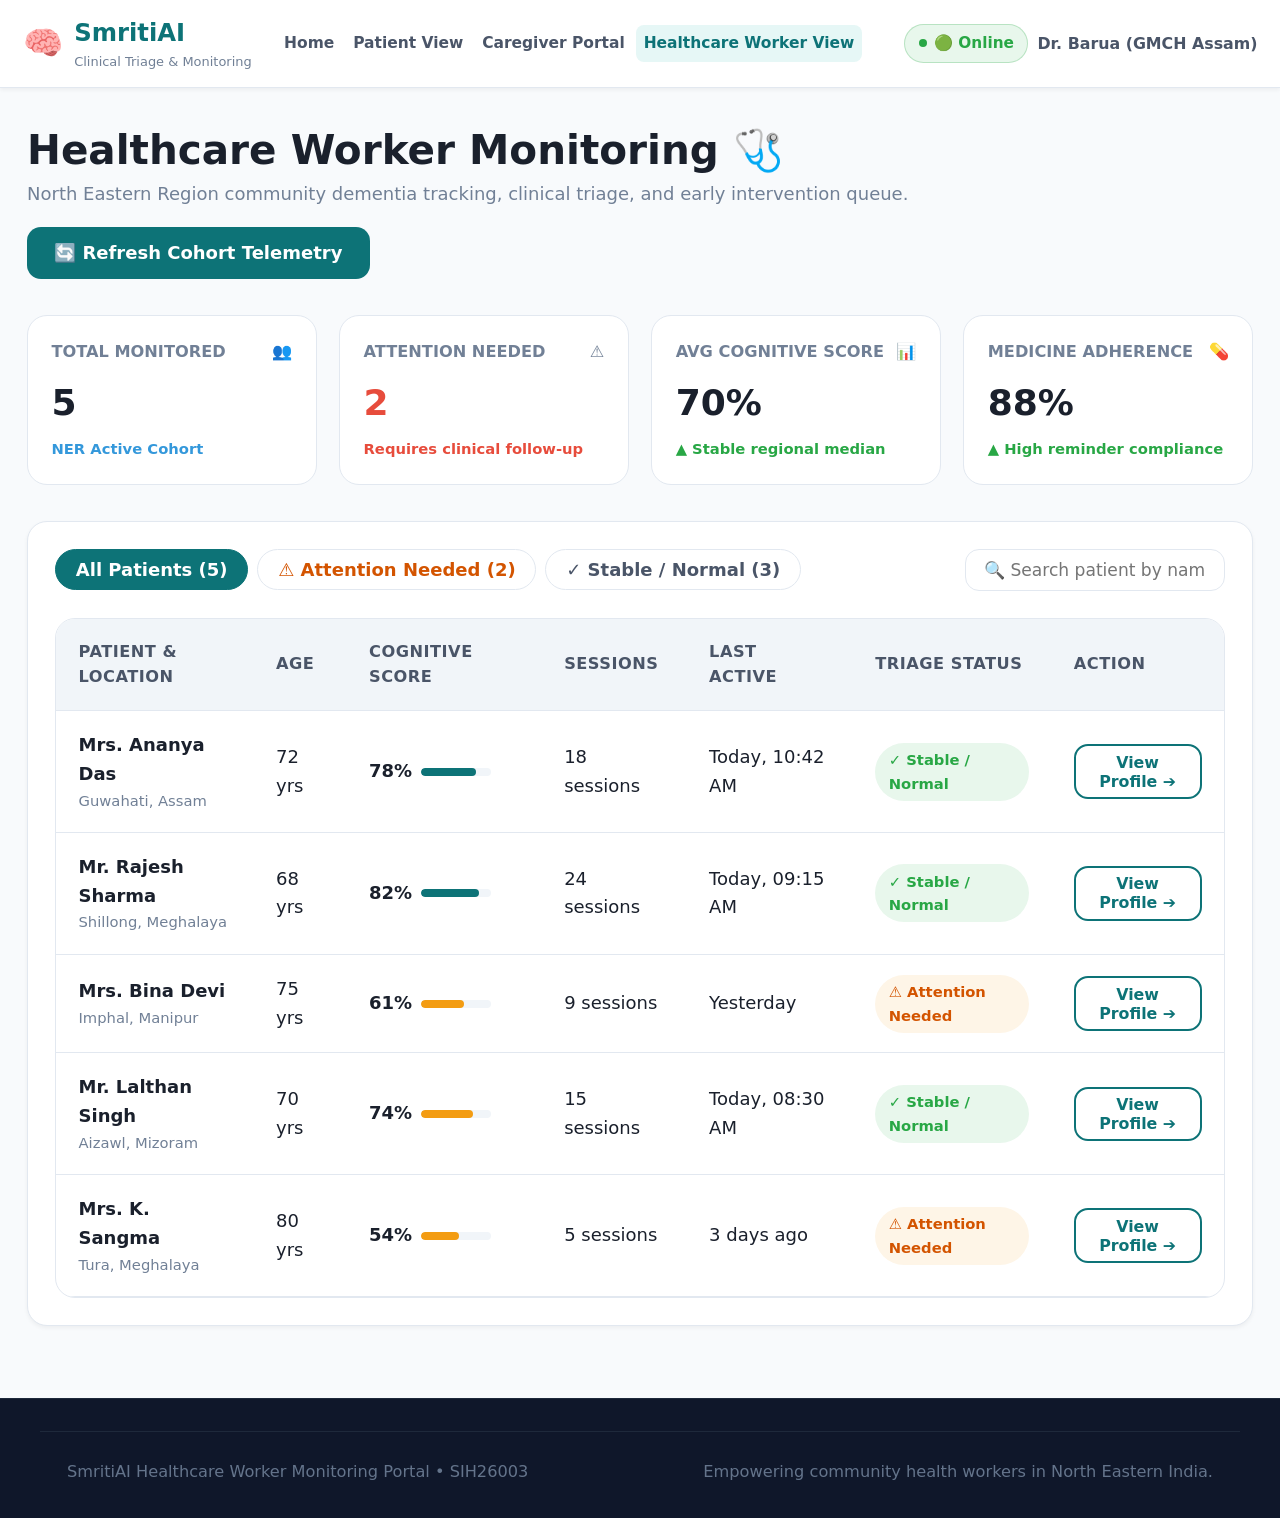
<file: healthcare.html>
<!DOCTYPE html>
<html lang="en">
<head>
  <meta charset="UTF-8">
  <meta name="viewport" content="width=device-width, initial-scale=1.0">
  <title>Healthcare Worker Dashboard — SmritiAI</title>
  <link rel="manifest" href="manifest.json">
  <link rel="stylesheet" href="css/style.css">
</head>
<body>

  <!-- Header -->
  <header class="site-header">
    <div class="header-inner">
      <a href="index.html" class="brand-logo">
        <span class="logo-icon">🧠</span>
        <div>
          <span>SmritiAI</span>
          <span class="logo-tagline">Clinical Triage & Monitoring</span>
        </div>
      </a>

      <nav class="main-navigation" aria-label="Healthcare Navigation">
        <ul class="nav-links">
          <li><a href="index.html" class="nav-link">Home</a></li>
          <li><a href="patient.html" class="nav-link">Patient View</a></li>
          <li><a href="caregiver.html" class="nav-link">Caregiver Portal</a></li>
          <li><a href="healthcare.html" class="nav-link active">Healthcare Worker View</a></li>
        </ul>
      </nav>

      <div class="header-actions">
        <div id="network-status-pill" class="status-pill">
          <span class="status-dot"></span> 🟢 Online
        </div>
        <span style="font-size: 0.88rem; font-weight: 700; color: var(--text-secondary);">Dr. Barua (GMCH Assam)</span>
        <!-- Mobile Menu Toggle -->
        <button id="mobile-menu-btn" class="mobile-menu-toggle" aria-label="Toggle Navigation Menu" aria-expanded="false">
          <span class="hamburger-bar"></span>
          <span class="hamburger-bar"></span>
          <span class="hamburger-bar"></span>
        </button>
      </div>
    </div>
  </header>

  <!-- Main Healthcare Dashboard Root -->
  <main id="healthcare-dashboard-root" style="padding: 2rem 0 4rem; flex: 1;">
    <div class="container container-wide">
      
      <!-- Top Title & Regional Summary -->
      <div style="display: flex; justify-content: space-between; align-items: center; margin-bottom: 2rem; flex-wrap: wrap; gap: 1rem;">
        <div>
          <h1 style="margin-bottom: 0.2rem;">Healthcare Worker Monitoring 🩺</h1>
          <p class="text-muted" style="margin: 0;">
            North Eastern Region community dementia tracking, clinical triage, and early intervention queue.
          </p>
        </div>
        <div>
          <button class="btn btn-primary" onclick="alert('Regional cohort telemetry refreshed from district health centers.');">
            🔄 Refresh Cohort Telemetry
          </button>
        </div>
      </div>

      <!-- Regional Cohort Analytics Summary -->
      <div class="metrics-summary-grid">
        <div class="metric-card">
          <div class="metric-header">
            <span>TOTAL MONITORED</span>
            <span>👥</span>
          </div>
          <div id="hc-stat-total" class="metric-value">5</div>
          <div class="metric-trend neutral">NER Active Cohort</div>
        </div>

        <div class="metric-card">
          <div class="metric-header">
            <span>ATTENTION NEEDED</span>
            <span>⚠️</span>
          </div>
          <div id="hc-stat-attention" class="metric-value" style="color: var(--danger);">2</div>
          <div class="metric-trend down">Requires clinical follow-up</div>
        </div>

        <div class="metric-card">
          <div class="metric-header">
            <span>AVG COGNITIVE SCORE</span>
            <span>📊</span>
          </div>
          <div id="hc-stat-avg" class="metric-value">71%</div>
          <div class="metric-trend up">▲ Stable regional median</div>
        </div>

        <div class="metric-card">
          <div class="metric-header">
            <span>MEDICINE ADHERENCE</span>
            <span>💊</span>
          </div>
          <div class="metric-value">88%</div>
          <div class="metric-trend up">▲ High reminder compliance</div>
        </div>
      </div>

      <!-- Multi-Patient Cohort Monitoring Section -->
      <section class="card" style="margin-top: 2rem;">
        
        <!-- Controls: Filters and Search -->
        <div style="display: flex; justify-content: space-between; align-items: center; margin-bottom: 1.5rem; flex-wrap: wrap; gap: 1rem;">
          
          <div class="filter-tabs" style="margin-bottom: 0;">
            <button class="filter-tab-btn hc-filter-tab active" data-filter="all">All Patients (5)</button>
            <button class="filter-tab-btn hc-filter-tab" data-filter="attention" style="color: #d35400;">⚠️ Attention Needed (2)</button>
            <button class="filter-tab-btn hc-filter-tab" data-filter="normal">✓ Stable / Normal (3)</button>
          </div>

          <div style="min-width: 260px;">
            <input type="text" id="hc-patient-search" placeholder="🔍 Search patient by name or state..."
              style="width: 100%; padding: 0.55rem 1rem; border-radius: var(--radius-md); border: 1px solid var(--border-color); font-size: 0.95rem;">
          </div>
        </div>

        <!-- Patients Data Table -->
        <div class="table-responsive">
          <table class="data-table">
            <thead>
              <tr>
                <th>Patient & Location</th>
                <th>Age</th>
                <th>Cognitive Score</th>
                <th>Sessions</th>
                <th>Last Active</th>
                <th>Triage Status</th>
                <th>Action</th>
              </tr>
            </thead>
            <tbody id="hc-patients-table-body">
              <!-- Populated dynamically by js/dashboard.js -->
            </tbody>
          </table>
        </div>

      </section>

    </div>
  </main>

  <!-- Patient Drill-Down Modal -->
  <div id="hc-patient-modal" class="modal-backdrop">
    <div class="modal-box" style="max-width: 600px;">
      <button class="modal-close-btn" onclick="document.getElementById('hc-patient-modal').classList.remove('open')">✕</button>
      <div id="hc-patient-modal-content">
        <!-- Injected by js/dashboard.js -->
      </div>
    </div>
  </div>

  <!-- Footer -->
  <footer class="site-footer" style="padding: 1.8rem 0; margin-top: auto;">
    <div class="container footer-bottom">
      <span>SmritiAI Healthcare Worker Monitoring Portal • SIH26003</span>
      <span>Empowering community health workers in North Eastern India.</span>
    </div>
  </footer>

  <script src="js/main.js"></script>
  <script src="js/dashboard.js"></script>
</body>
</html>
</file>
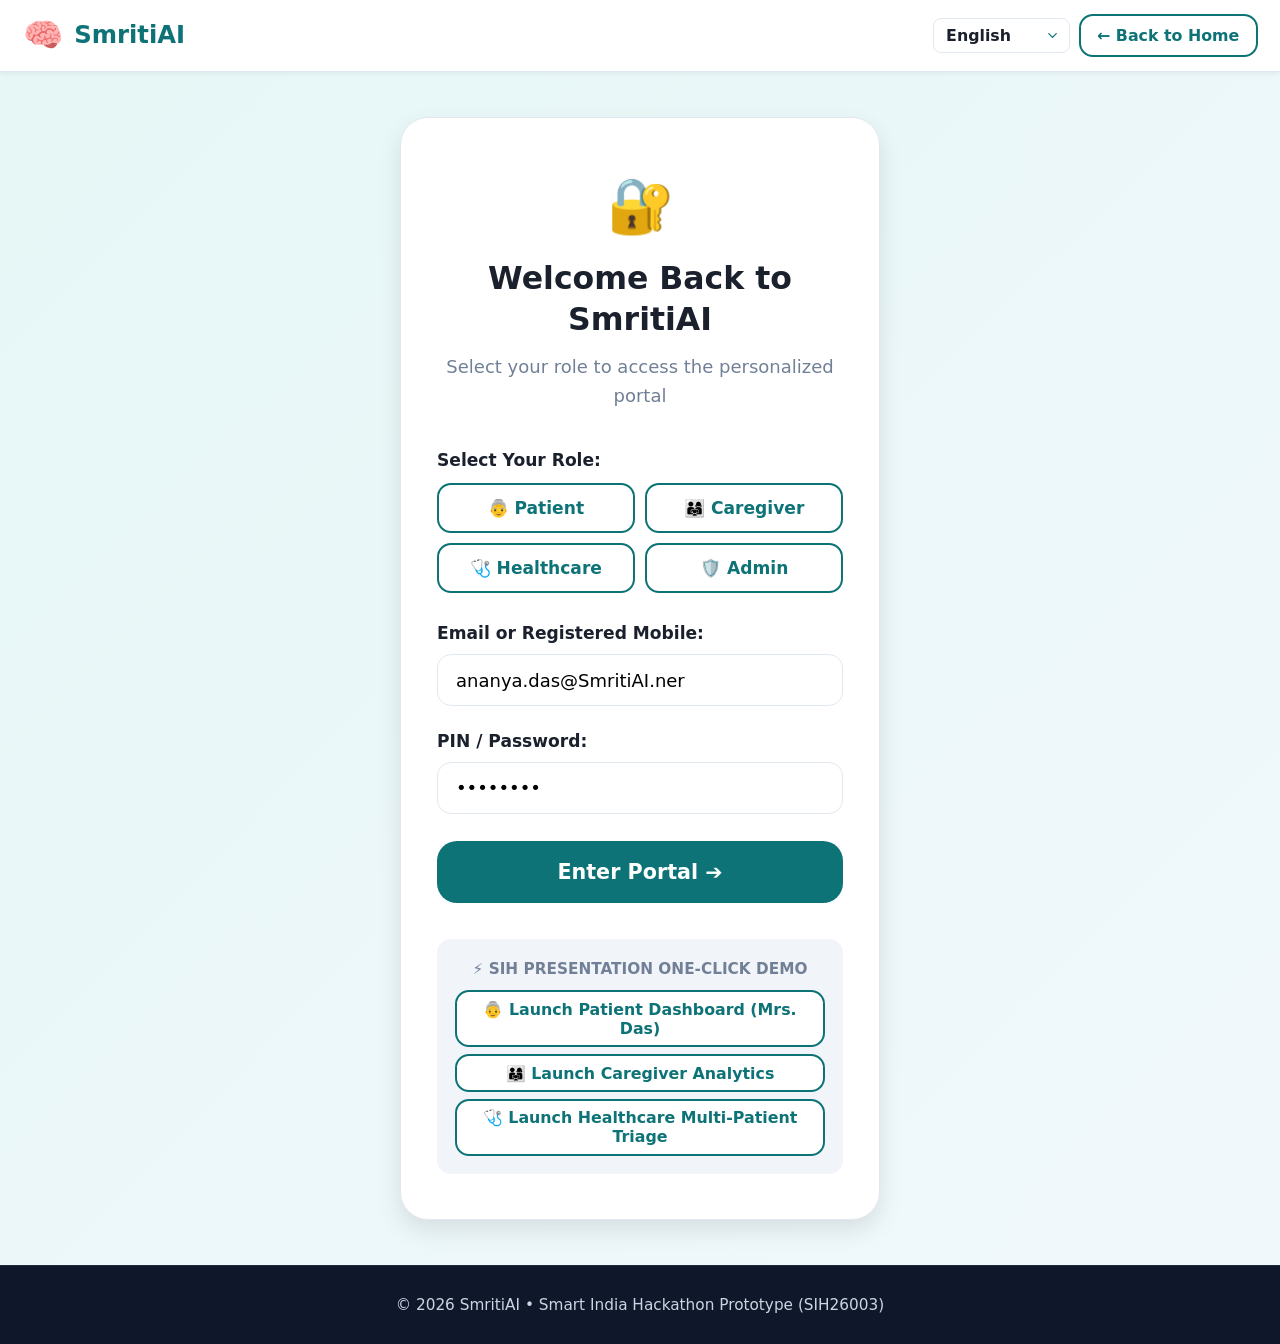
<file: login.html>
<!DOCTYPE html>
<html lang="en">
<head>
  <meta charset="UTF-8">
  <meta name="viewport" content="width=device-width, initial-scale=1.0">
  <title>Login & Role Selection — SmritiAI</title>
  <link rel="manifest" href="manifest.json">
  <link rel="stylesheet" href="css/style.css">
</head>
<body style="background: linear-gradient(135deg, #e6f7f6 0%, #f1f8fc 100%); min-height: 100vh; display: flex; flex-direction: column;">

  <!-- Header Minimal -->
  <header class="site-header">
    <div class="header-inner">
      <a href="index.html" class="brand-logo">
        <span class="logo-icon">🧠</span>
        <span>SmritiAI</span>
      </a>
      <div class="header-actions">
        <select class="lang-select" aria-label="Select Language">
          <option value="en">English</option>
          <option value="hi">हिंदी</option>
          <option value="bn">বাংলা</option>
          <option value="as">অসমীয়া</option>
          <option value="mni">মৈতৈলোন্</option>
          <option value="kha">Khasi</option>
          <option value="mzo">Mizo</option>
          <option value="nag">Nagamese</option>
        </select>
        <a href="index.html" class="btn btn-outline btn-sm">← Back to Home</a>
      </div>
    </div>
  </header>

  <!-- Login Card Container -->
  <main style="flex: 1; display: flex; align-items: center; justify-content: center; padding: 2.5rem 1rem;">
    <div class="card" style="max-width: 480px; width: 100%; padding: 2.5rem 2rem; box-shadow: var(--shadow-lg); border-radius: var(--radius-xl);">
      <div style="text-align: center; margin-bottom: 2rem;">
        <div style="font-size: 3rem; margin-bottom: 0.5rem;">🔐</div>
        <h2>Welcome Back to SmritiAI</h2>
        <p class="text-muted" style="margin: 0;">Select your role to access the personalized portal</p>
      </div>

      <!-- Quick Demo Role Tabs -->
      <div style="margin-bottom: 1.5rem;">
        <label style="font-weight: 700; font-size: 0.95rem; display: block; margin-bottom: 0.5rem;">Select Your Role:</label>
        <div style="display: grid; grid-template-columns: 1fr 1fr; gap: 0.6rem;">
          <button type="button" class="btn btn-outline role-tab-btn active" data-role="patient" style="padding: 0.7rem 0.5rem; font-size: 0.95rem;">
            👵 Patient
          </button>
          <button type="button" class="btn btn-outline role-tab-btn" data-role="caregiver" style="padding: 0.7rem 0.5rem; font-size: 0.95rem;">
            👨‍👩‍👧 Caregiver
          </button>
          <button type="button" class="btn btn-outline role-tab-btn" data-role="healthcare" style="padding: 0.7rem 0.5rem; font-size: 0.95rem;">
            🩺 Healthcare
          </button>
          <button type="button" class="btn btn-outline role-tab-btn" data-role="admin" style="padding: 0.7rem 0.5rem; font-size: 0.95rem;">
            🛡️ Admin
          </button>
        </div>
      </div>

      <!-- Simulated Form -->
      <form id="login-form">
        <div style="margin-bottom: 1.2rem;">
          <label for="login-identifier" style="display: block; font-weight: 600; margin-bottom: 0.4rem; font-size: 0.95rem;">
            Email or Registered Mobile:
          </label>
          <input type="text" id="login-identifier" value="ananya.das@SmritiAI.ner" required
            style="width: 100%; padding: 0.8rem 1rem; border: 1px solid var(--border-color); border-radius: var(--radius-md); font-size: 1rem;">
        </div>

        <div style="margin-bottom: 1.5rem;">
          <label for="login-password" style="display: block; font-weight: 600; margin-bottom: 0.4rem; font-size: 0.95rem;">
            PIN / Password:
          </label>
          <input type="password" id="login-password" value="••••••••" required
            style="width: 100%; padding: 0.8rem 1rem; border: 1px solid var(--border-color); border-radius: var(--radius-md); font-size: 1rem;">
        </div>

        <button type="submit" class="btn btn-primary btn-lg" style="width: 100%; margin-bottom: 1rem;">
          Enter Portal ➔
        </button>
      </form>

      <!-- Demo Accounts Direct Jump -->
      <div style="background: var(--bg-subtle); padding: 1rem; border-radius: var(--radius-md); margin-top: 1rem;">
        <div style="font-weight: 700; font-size: 0.85rem; color: var(--text-muted); text-transform: uppercase; margin-bottom: 0.5rem; text-align: center;">
          ⚡ SIH Presentation One-Click Demo
        </div>
        <div style="display: flex; flex-direction: column; gap: 0.4rem;">
          <button class="btn btn-sm btn-outline" onclick="jumpToRole('patient')" style="background: #fff;">
            👵 Launch Patient Dashboard (Mrs. Das)
          </button>
          <button class="btn btn-sm btn-outline" onclick="jumpToRole('caregiver')" style="background: #fff;">
            👨‍👩‍👧 Launch Caregiver Analytics
          </button>
          <button class="btn btn-sm btn-outline" onclick="jumpToRole('healthcare')" style="background: #fff;">
            🩺 Launch Healthcare Multi-Patient Triage
          </button>
        </div>
      </div>
    </div>
  </main>

  <footer class="site-footer" style="padding: 1.5rem 0; text-align: center; font-size: 0.85rem;">
    <div class="container">
      © 2026 SmritiAI • Smart India Hackathon Prototype (SIH26003)
    </div>
  </footer>

  <script src="js/main.js"></script>
  <script>
    let currentSelectedRole = 'patient';
    const roleBtns = document.querySelectorAll('.role-tab-btn');
    const inputIdentifier = document.getElementById('login-identifier');

    const roleEmails = {
      patient: 'ananya.das@SmritiAI.ner (Mrs. Ananya Das)',
      caregiver: 'priya.das@familycare.in (Family Caregiver)',
      healthcare: 'dr.barua@gmch.assam.gov.in (Community Health Officer)',
      admin: 'admin@SmritiAI.gov.in (NER State Health Admin)'
    };

    roleBtns.forEach(btn => {
      btn.addEventListener('click', () => {
        roleBtns.forEach(b => b.classList.remove('active', 'btn-primary'));
        btn.classList.add('active');
        currentSelectedRole = btn.getAttribute('data-role');
        if (inputIdentifier) inputIdentifier.value = roleEmails[currentSelectedRole] || 'user@SmritiAI.ner';
      });
    });

    document.getElementById('login-form').addEventListener('submit', (e) => {
      e.preventDefault();
      jumpToRole(currentSelectedRole);
    });

    function jumpToRole(role) {
      if (role === 'patient') window.location.href = 'patient.html';
      else if (role === 'caregiver') window.location.href = 'caregiver.html';
      else if (role === 'healthcare') window.location.href = 'healthcare.html';
      else if (role === 'admin') window.location.href = 'healthcare.html';
      else window.location.href = 'patient.html';
    }
  </script>
</body>
</html>
</file>
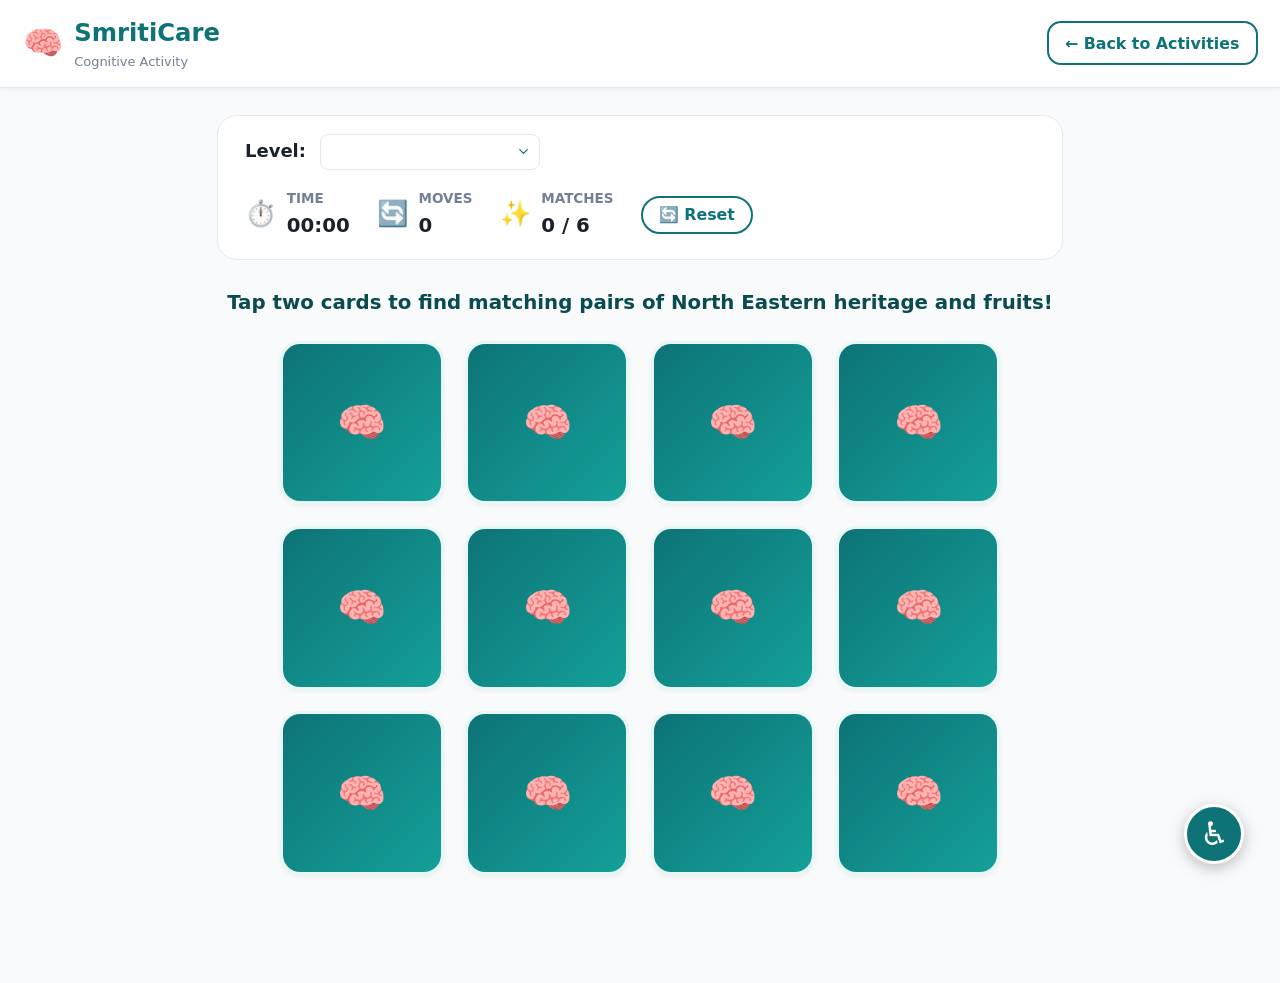
<file: memory-game.html>
<!DOCTYPE html>
<html lang="en">
<head>
  <meta charset="UTF-8">
  <meta name="viewport" content="width=device-width, initial-scale=1.0">
  <title>Memory Match Game — SmritiCare</title>
  <link rel="manifest" href="manifest.json">
  <link rel="stylesheet" href="css/style.css">
</head>
<body class="patient-page">

  <!-- Header -->
  <header class="site-header">
    <div class="header-inner">
      <a href="games.html" class="brand-logo">
        <span class="logo-icon">🧠</span>
        <div>
          <span>SmritiCare</span>
          <span class="logo-tagline">Cognitive Activity</span>
        </div>
      </a>

      <div class="header-actions">
        <a href="games.html" class="btn btn-outline btn-sm">← Back to Activities</a>
      </div>
    </div>
  </header>

  <!-- Main Game Section -->
  <main style="padding: 1.5rem 0 4rem;">
    <div class="container container-narrow">

      <!-- Game Controls & Stats Bar -->
      <div class="game-header-bar">
        <div style="display: flex; align-items: center; gap: 0.75rem;">
          <label for="game-difficulty-select" style="font-weight: 700;">Level:</label>
          <select id="game-difficulty-select" class="lang-select" style="padding: 0.4rem 1.5rem 0.4rem 0.6rem; font-size: 0.95rem;">
            <option value="easy">Easy (6 cards)</option>
            <option value="medium" selected>Medium (12 cards)</option>
            <option value="hard">Hard (16 cards)</option>
          </select>
        </div>

        <div style="display: flex; align-items: center; gap: 1.5rem; flex-wrap: wrap;">
          <div class="game-stat-box">
            <span class="stat-icon">⏱️</span>
            <div>
              <div style="font-size: 0.75rem; color: var(--text-muted);">TIME</div>
              <span id="game-timer">00:00</span>
            </div>
          </div>

          <div class="game-stat-box">
            <span class="stat-icon">🔄</span>
            <div>
              <div style="font-size: 0.75rem; color: var(--text-muted);">MOVES</div>
              <span id="game-moves">0</span>
            </div>
          </div>

          <div class="game-stat-box">
            <span class="stat-icon">✨</span>
            <div>
              <div style="font-size: 0.75rem; color: var(--text-muted);">MATCHES</div>
              <span id="game-matches">0 / 6</span>
            </div>
          </div>

          <button id="btn-restart-game" class="btn btn-sm btn-outline" style="border-radius: var(--radius-full);">
            🔄 Reset
          </button>
        </div>
      </div>

      <!-- Instruction Callout -->
      <div style="text-align: center; margin-bottom: 1.2rem;">
        <p style="margin: 0; font-size: 1.1rem; font-weight: 600; color: var(--primary-dark);">
          Tap two cards to find matching pairs of North Eastern heritage and fruits!
        </p>
      </div>

      <!-- Memory Card Grid -->
      <div id="memory-grid" class="memory-grid" role="region" aria-label="Memory Card Board">
        <!-- Rendered by js/memory-game.js -->
      </div>

    </div>
  </main>

  <!-- Win Celebration Modal -->
  <div id="win-modal-backdrop" class="modal-backdrop">
    <div class="modal-box" style="text-align: center;">
      <div style="font-size: 4.5rem; margin-bottom: 0.5rem; animation: pulse-ring 1s ease;">🎉</div>
      <h2 style="color: var(--primary); margin-bottom: 0.3rem;">Well Done, Mrs. Das!</h2>
      <p class="text-muted" style="margin-bottom: 1.5rem; font-size: 1.1rem;">
        You have successfully completed the Memory Match activity!
      </p>

      <!-- Score Breakdown Grid -->
      <div style="display: grid; grid-template-columns: repeat(2, 1fr); gap: 1rem; margin-bottom: 1.5rem;">
        <div style="background: var(--primary-subtle); padding: 1rem; border-radius: 14px;">
          <div style="font-size: 0.85rem; color: var(--primary-dark); font-weight: 700;">TOTAL SCORE</div>
          <div id="win-score-val" style="font-size: 2.2rem; font-weight: 800; color: var(--primary);">88</div>
        </div>

        <div style="background: var(--info-light); padding: 1rem; border-radius: 14px;">
          <div style="font-size: 0.85rem; color: var(--info); font-weight: 700;">ACCURACY</div>
          <div id="win-accuracy-val" style="font-size: 2.2rem; font-weight: 800; color: var(--info);">85%</div>
        </div>

        <div style="background: var(--bg-subtle); padding: 0.8rem; border-radius: 14px;">
          <div style="font-size: 0.85rem; color: var(--text-muted); font-weight: 700;">TIME TAKEN</div>
          <div id="win-time-val" style="font-size: 1.5rem; font-weight: 700; color: var(--text-primary);">42 sec</div>
        </div>

        <div style="background: var(--bg-subtle); padding: 0.8rem; border-radius: 14px;">
          <div style="font-size: 0.85rem; color: var(--text-muted); font-weight: 700;">TOTAL MOVES</div>
          <div id="win-moves-val" style="font-size: 1.5rem; font-weight: 700; color: var(--text-primary);">10</div>
        </div>
      </div>

      <!-- AI Adaptive Recommendation Banner -->
      <div style="background: linear-gradient(135deg, #f0fdf4 0%, #e6f7f6 100%); border: 2px solid #86efac; border-radius: 14px; padding: 1rem; margin-bottom: 1.5rem; text-align: left;">
        <div style="font-size: 0.85rem; font-weight: 800; color: var(--primary);">🤖 SMRITICARE AI ADAPTIVE INSIGHT:</div>
        <div id="win-ai-note" style="font-size: 0.95rem; color: var(--text-primary); margin-top: 0.3rem;">
          Great cognitive stamina! Recommending Medium difficulty for the next session.
        </div>
      </div>

      <!-- Actions -->
      <div style="display: flex; gap: 1rem;">
        <button id="btn-win-play-again" class="btn btn-primary btn-lg" style="flex: 1;">
          🔄 Play Again
        </button>
        <button id="btn-win-back-games" class="btn btn-outline btn-lg" style="flex: 1;">
          ← Activities Hub
        </button>
      </div>
    </div>
  </div>

  <!-- Floating Accessibility Button & Panel -->
  <button id="a11y-fab-btn" class="a11y-fab" title="Accessibility Options">♿</button>
  <div id="a11y-panel" class="a11y-panel">
    <h3 style="margin-bottom: 0.75rem; color: var(--primary);">♿ Accessibility</h3>
    <div class="a11y-option-row">
      <label for="a11y-chk-large-text"><strong>Larger Text Size</strong></label>
      <input type="checkbox" id="a11y-chk-large-text" style="width: 22px; height: 22px; cursor: pointer;">
    </div>
    <div class="a11y-option-row">
      <label for="a11y-chk-contrast"><strong>High Contrast Mode</strong></label>
      <input type="checkbox" id="a11y-chk-contrast" style="width: 22px; height: 22px; cursor: pointer;">
    </div>
    <div class="a11y-option-row">
      <label for="a11y-chk-motion"><strong>Reduce Motion</strong></label>
      <input type="checkbox" id="a11y-chk-motion" style="width: 22px; height: 22px; cursor: pointer;">
    </div>
    <div style="margin-top: 1rem; text-align: right;">
      <button class="btn btn-sm btn-primary" onclick="A11Y.togglePanel()">Done</button>
    </div>
  </div>

  <!-- Bottom Navigation -->
  <nav class="patient-bottom-nav">
    <div class="bottom-nav-grid">
      <a href="patient.html" class="bottom-nav-item">
        <span class="nav-icon">🏠</span>
        <span>Home</span>
      </a>
      <a href="games.html" class="bottom-nav-item active">
        <span class="nav-icon">🧠</span>
        <span>Games</span>
      </a>
      <a href="reminders.html" class="bottom-nav-item">
        <span class="nav-icon">🔔</span>
        <span>Reminders</span>
      </a>
      <a href="caregiver.html" class="bottom-nav-item">
        <span class="nav-icon">👨‍👩‍👧</span>
        <span>Caregiver</span>
      </a>
    </div>
  </nav>

  <script src="js/main.js"></script>
  <script src="js/memory-game.js"></script>
</body>
</html>
</file>
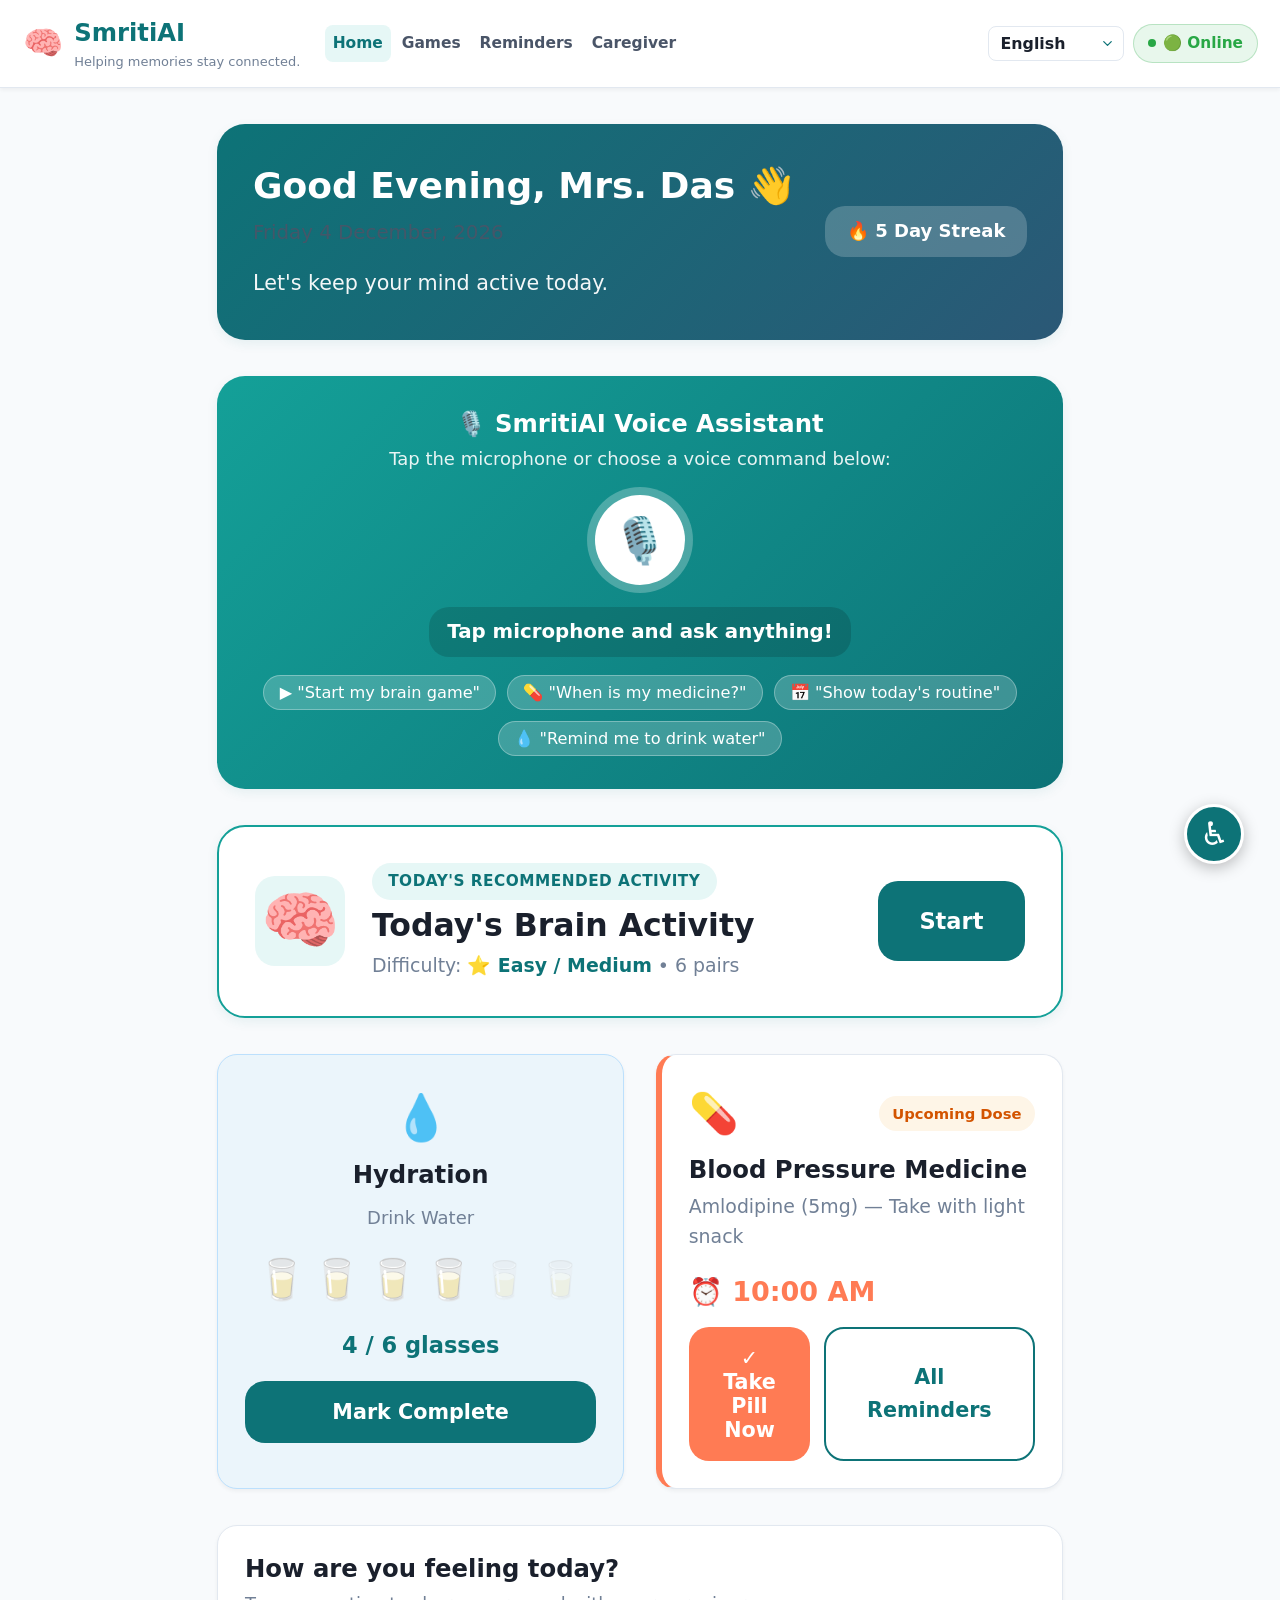
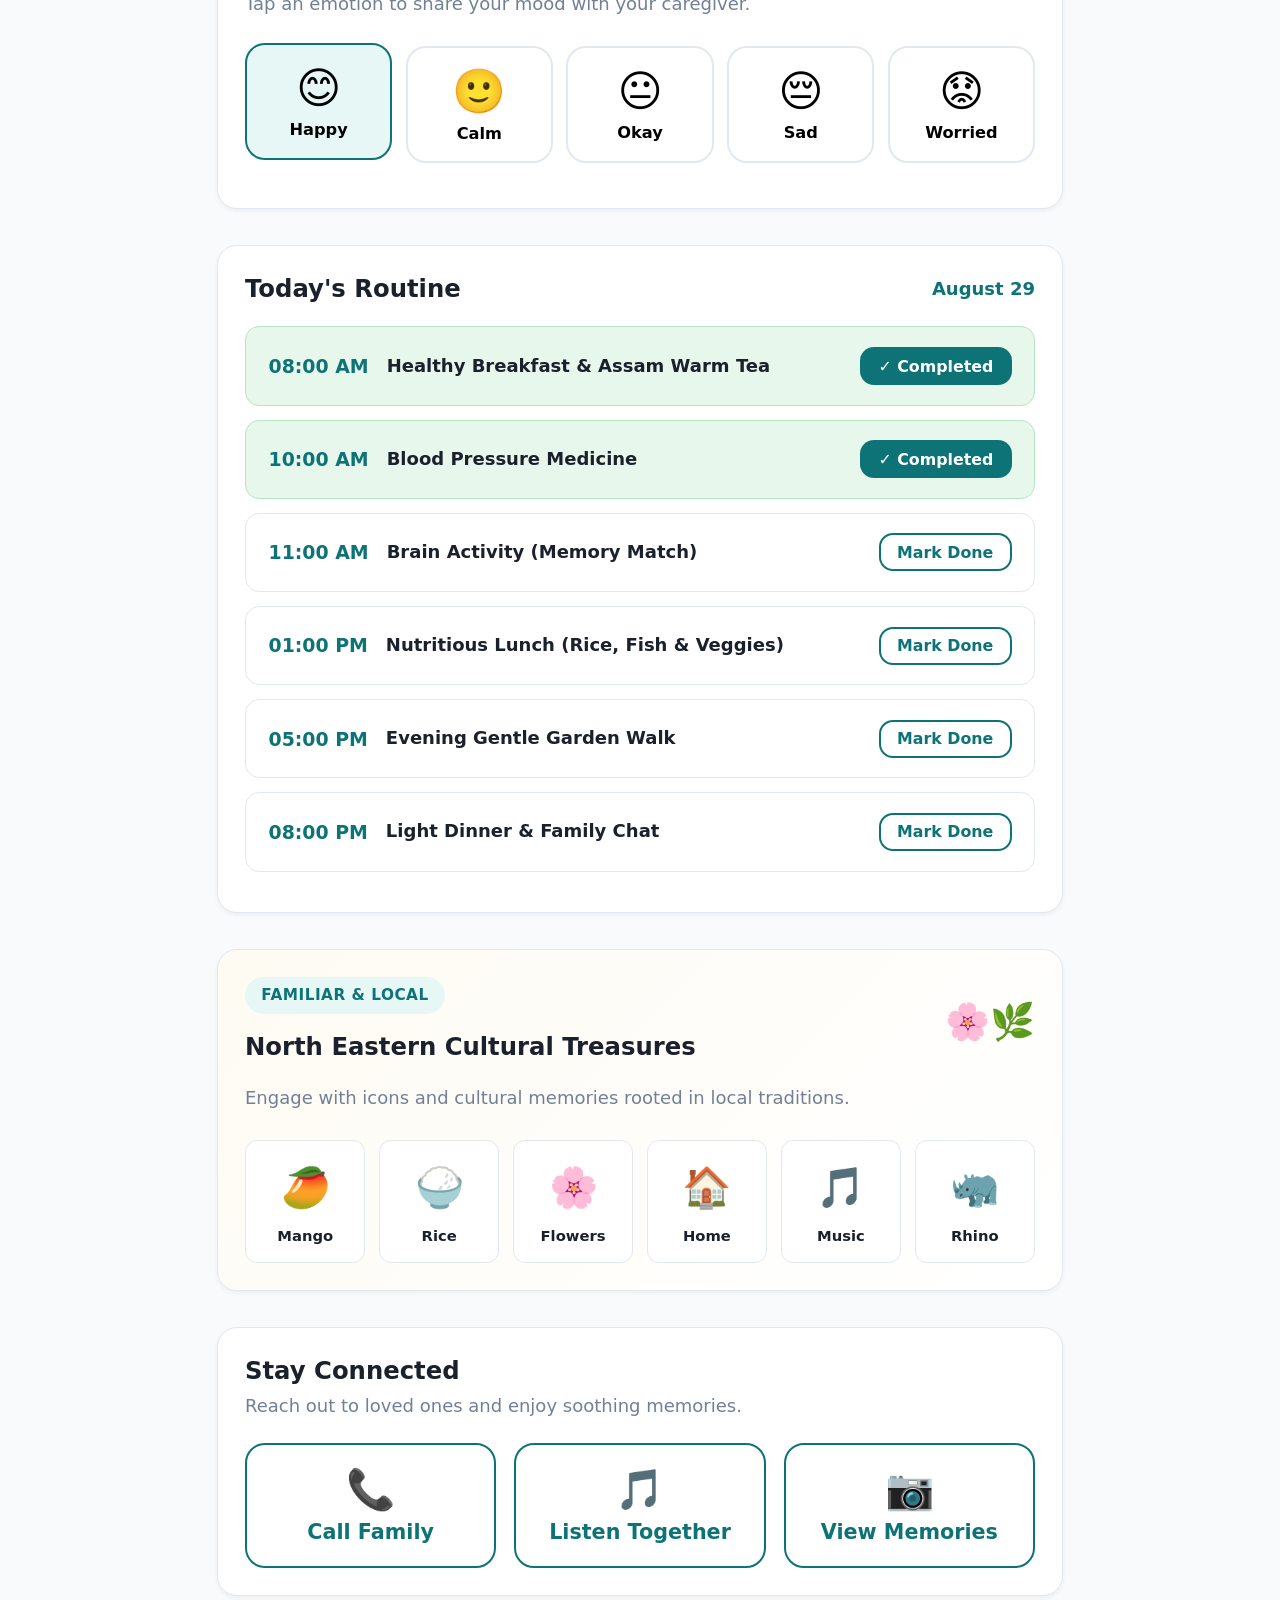
<file: patient.html>
<!DOCTYPE html>
<html lang="en">
<head>
  <meta charset="UTF-8">
  <meta name="viewport" content="width=device-width, initial-scale=1.0">
  <title>Patient Dashboard — SmritiAI</title>
  <link rel="manifest" href="manifest.json">
  <meta name="theme-color" content="#0d7377">
  <link rel="stylesheet" href="css/style.css">
</head>
<body class="patient-page">

  <!-- Offline Banner -->
  <div id="offline-banner" class="offline-banner">
    📡 You are offline. Activities will be saved locally.
    <button onclick="simulateSync()" style="background:#fff; color:#d35400; border:none; padding:3px 10px; border-radius:12px; font-weight:700; margin-left:8px; cursor:pointer;">Sync</button>
  </div>

  <!-- Header -->
  <header class="site-header">
    <div class="header-inner">
      <a href="patient.html" class="brand-logo">
        <span class="logo-icon">🧠</span>
        <div>
          <span>SmritiAI</span>
          <span class="logo-tagline" data-i18n="tagline">Helping memories stay connected.</span>
        </div>
      </a>

      <!-- Navigation -->
      <nav class="main-navigation" aria-label="Patient Navigation">
        <ul class="nav-links">
          <li><a href="patient.html" class="nav-link active" data-i18n="nav_home">🏠 Home</a></li>
          <li><a href="games.html" class="nav-link" data-i18n="nav_games">🧠 Games</a></li>
          <li><a href="reminders.html" class="nav-link" data-i18n="nav_reminders">🔔 Reminders</a></li>
          <li><a href="caregiver.html" class="nav-link" data-i18n="nav_caregiver">👨‍👩‍👧 Caregiver View</a></li>
        </ul>
      </nav>

      <div class="header-actions">
        <!-- Language Selector -->
        <div class="lang-selector-wrapper">
          <select class="lang-select" aria-label="Select Language">
            <option value="en">English</option>
            <option value="hi">हिंदी</option>
            <option value="bn">বাংলা</option>
            <option value="as">অসমীয়া</option>
            <option value="mni">মৈতৈলোন্</option>
            <option value="kha">Khasi</option>
            <option value="mzo">Mizo</option>
            <option value="nag">Nagamese</option>
          </select>
        </div>

        <div id="network-status-pill" class="status-pill">
          <span class="status-dot"></span> 🟢 Online
        </div>

        <!-- Mobile Menu Toggle -->
        <button id="mobile-menu-btn" class="mobile-menu-toggle" aria-label="Toggle Navigation Menu" aria-expanded="false">
          <span class="hamburger-bar"></span>
          <span class="hamburger-bar"></span>
          <span class="hamburger-bar"></span>
        </button>
      </div>
    </div>
  </header>

  <!-- Main Patient Dashboard Content -->
  <main style="padding: 2rem 0 4rem;">
    <div class="container container-narrow">

      <!-- Patient Header Greeting -->
      <div class="patient-header-greeting">
        <div>
          <h1 id="patient-greeting-text" class="greeting-title">Good Morning, Mrs. Das 👋</h1>
          <p id="patient-date-text" class="greeting-date">Saturday, 29 August 2026</p>
          <div style="font-size: 1.15rem; opacity: 0.95;" data-i18n="patient_subgreeting">
            Let's keep your mind active and joyful today.
          </div>
        </div>
        <div style="text-align: right;">
          <div style="background: rgba(255,255,255,0.2); padding: 0.6rem 1.2rem; border-radius: var(--radius-lg); font-weight: 700;">
            🔥 5 Day Streak
          </div>
        </div>
      </div>

      <!-- Voice Assistant Widget -->
      <section class="voice-assistant-card">
        <h3 style="color: #fff; margin-bottom: 0.3rem;">🎙️ SmritiAI Voice Assistant</h3>
        <p style="color: rgba(255,255,255,0.9); font-size: 1rem; margin-bottom: 0.8rem;">
          Tap the microphone or choose a voice command below:
        </p>

        <button id="voice-mic-trigger" class="voice-mic-btn" title="Tap to Speak" aria-label="Tap to Speak">
          🎙️
        </button>

        <div id="voice-response-text" style="font-size: 1.1rem; font-weight: 600; min-height: 28px; color: #fff; background: rgba(0,0,0,0.15); padding: 0.5rem 1rem; border-radius: 20px; display: inline-block;">
          Tap microphone and ask anything!
        </div>

        <div class="voice-prompt-chips">
          <button class="prompt-chip" data-command="Start my brain game">▶ "Start my brain game"</button>
          <button class="prompt-chip" data-command="When is my medicine?">💊 "When is my medicine?"</button>
          <button class="prompt-chip" data-command="Show today's routine">📅 "Show today's routine"</button>
          <button class="prompt-chip" data-command="Remind me to drink water">💧 "Remind me to drink water"</button>
        </div>
      </section>

      <!-- 1. Today's Brain Activity Hero Card -->
      <div class="activity-hero-card">
        <div class="activity-hero-info">
          <div class="activity-large-icon">🧠</div>
          <div>
            <span class="section-tag" style="margin-bottom: 0.3rem;">Today's Recommended Activity</span>
            <h2 style="margin-bottom: 0.2rem;" data-i18n="todays_brain_activity">Memory Match (Assam Heritage)</h2>
            <p style="margin: 0; font-size: 1.05rem;" class="text-muted">
              Difficulty: <strong style="color: var(--primary);">⭐ Easy / Medium</strong> • 6 pairs
            </p>
          </div>
        </div>
        <a href="memory-game.html" class="btn btn-primary btn-lg" style="font-size: 1.25rem; padding: 1.1rem 2.2rem;" data-i18n="btn_start">
          ▶ Start Activity
        </a>
      </div>

      <!-- Grid for Hydration & Medicine Reminders -->
      <div class="grid-2" style="margin-bottom: 2rem;">
        
        <!-- Hydration Widget -->
        <div class="hydration-widget card">
          <div style="font-size: 2.5rem; margin-bottom: 0.3rem;">💧</div>
          <h3 data-i18n="hydration_title">Hydration Check</h3>
          <p class="text-muted" style="margin-bottom: 0.5rem;" data-i18n="drink_water">Stay refreshed with clean water</p>
          
          <div id="hydration-glasses-container" class="glasses-grid">
            <!-- Rendered by JS -->
          </div>

          <div id="hydration-progress-text" style="font-size: 1.25rem; font-weight: 800; color: var(--primary); margin-bottom: 1rem;">
            4 / 6 glasses
          </div>

          <button id="btn-add-water" class="btn btn-primary btn-lg" style="width: 100%;" data-i18n="btn_complete">
            + Drink Water (Log Glass)
          </button>
        </div>

        <!-- Next Medicine Card -->
        <div class="card" style="display: flex; flex-direction: column; justify-content: space-between; border-left: 6px solid var(--accent);">
          <div>
            <div style="display: flex; justify-content: space-between; align-items: center; margin-bottom: 0.5rem;">
              <span style="font-size: 2.2rem;">💊</span>
              <span class="status-badge attention-status">Upcoming Dose</span>
            </div>
            <h3 style="margin-bottom: 0.3rem;">Blood Pressure Medicine</h3>
            <p class="text-muted" style="font-size: 1.05rem;">Amlodipine (5mg) — Take with light snack</p>
            <div style="font-size: 1.5rem; font-weight: 800; color: var(--accent); margin: 0.8rem 0;">
              ⏰ 10:00 AM
            </div>
          </div>

          <div style="display: flex; gap: 0.75rem;">
            <button class="btn btn-accent btn-lg" style="flex: 1;" onclick="speakText('Blood pressure medicine marked taken for today. Great job Mrs. Das!'); alert('Medicine marked taken! Caregiver notified. ✓');">
              ✓ Take Pill Now
            </button>
            <a href="reminders.html" class="btn btn-outline btn-lg" title="All Reminders">
              All Reminders
            </a>
          </div>
        </div>
      </div>

      <!-- 2. Emotional Wellbeing Check-In -->
      <section class="card" style="margin-bottom: 2rem;">
        <h3 data-i18n="mood_question" style="margin-bottom: 0.3rem;">How are you feeling today?</h3>
        <p class="text-muted" style="margin-bottom: 1rem;">Tap an emotion to share your mood with your caregiver.</p>

        <div class="mood-picker">
          <button class="mood-btn" data-mood="😊 Happy">
            <span class="mood-emoji">😊</span>
            <span class="mood-label">Happy</span>
          </button>
          <button class="mood-btn" data-mood="🙂 Calm">
            <span class="mood-emoji">🙂</span>
            <span class="mood-label">Calm</span>
          </button>
          <button class="mood-btn" data-mood="😐 Neutral">
            <span class="mood-emoji">😐</span>
            <span class="mood-label">Okay</span>
          </button>
          <button class="mood-btn" data-mood="😔 Sad">
            <span class="mood-emoji">😔</span>
            <span class="mood-label">Sad</span>
          </button>
          <button class="mood-btn" data-mood="😟 Worried">
            <span class="mood-emoji">😟</span>
            <span class="mood-label">Worried</span>
          </button>
        </div>

        <div id="mood-feedback-msg" style="display: none; background: var(--success-light); color: var(--success); padding: 0.8rem 1rem; border-radius: var(--radius-md); font-weight: 700; text-align: center; margin-top: 1rem;">
          <!-- JS Feedback -->
        </div>
      </section>

      <!-- 3. Daily Routine Timeline -->
      <section class="card" style="margin-bottom: 2rem;">
        <div style="display: flex; justify-content: space-between; align-items: center; margin-bottom: 1.2rem;">
          <h3 style="margin: 0;" data-i18n="routine_title">Today's Daily Routine</h3>
          <span style="font-weight: 700; color: var(--primary);">August 29</span>
        </div>

        <ul class="routine-list">
          <li class="routine-item done">
            <span class="routine-time">08:00 AM</span>
            <span class="routine-title">Healthy Breakfast & Assam Warm Tea</span>
            <button class="btn btn-sm btn-primary routine-check-btn">✓ Completed</button>
          </li>
          <li class="routine-item done">
            <span class="routine-time">10:00 AM</span>
            <span class="routine-title">Blood Pressure Medicine</span>
            <button class="btn btn-sm btn-primary routine-check-btn">✓ Completed</button>
          </li>
          <li class="routine-item">
            <span class="routine-time">11:00 AM</span>
            <span class="routine-title">Brain Activity (Memory Match)</span>
            <button class="btn btn-sm btn-outline routine-check-btn">Mark Done</button>
          </li>
          <li class="routine-item">
            <span class="routine-time">01:00 PM</span>
            <span class="routine-title">Nutritious Lunch (Rice, Fish & Veggies)</span>
            <button class="btn btn-sm btn-outline routine-check-btn">Mark Done</button>
          </li>
          <li class="routine-item">
            <span class="routine-time">05:00 PM</span>
            <span class="routine-title">Evening Gentle Garden Walk</span>
            <button class="btn btn-sm btn-outline routine-check-btn">Mark Done</button>
          </li>
          <li class="routine-item">
            <span class="routine-time">08:00 PM</span>
            <span class="routine-title">Light Dinner & Family Chat</span>
            <button class="btn btn-sm btn-outline routine-check-btn">Mark Done</button>
          </li>
        </ul>
      </section>

      <!-- 4. Cultural Personalization & Familiarity Section -->
      <section class="card" style="margin-bottom: 2rem; background: linear-gradient(135deg, #fefbf3 0%, #ffffff 100%);">
        <div style="display: flex; justify-content: space-between; align-items: center; margin-bottom: 1rem;">
          <div>
            <span class="section-tag">Familiar & Local</span>
            <h3 style="margin: 0.2rem 0;">North Eastern Cultural Treasures</h3>
          </div>
          <span style="font-size: 2rem;">🌸🌿</span>
        </div>
        <p class="text-muted" style="margin-bottom: 1.5rem;">
          Engage with icons and cultural memories rooted in local traditions.
        </p>

        <div style="display: grid; grid-template-columns: repeat(6, 1fr); gap: 0.75rem; text-align: center;">
          <div style="background: var(--bg-surface); padding: 0.8rem 0.4rem; border-radius: 12px; border: 1px solid var(--border-color); cursor: pointer;" onclick="speakText('Fresh Juicy Mango')">
            <div style="font-size: 2.2rem;">🥭</div>
            <div style="font-size: 0.82rem; font-weight: 700; margin-top: 0.3rem;">Mango</div>
          </div>
          <div style="background: var(--bg-surface); padding: 0.8rem 0.4rem; border-radius: 12px; border: 1px solid var(--border-color); cursor: pointer;" onclick="speakText('Aromatic Joha Rice')">
            <div style="font-size: 2.2rem;">🍚</div>
            <div style="font-size: 0.82rem; font-weight: 700; margin-top: 0.3rem;">Rice</div>
          </div>
          <div style="background: var(--bg-surface); padding: 0.8rem 0.4rem; border-radius: 12px; border: 1px solid var(--border-color); cursor: pointer;" onclick="speakText('Lotus and Orchids')">
            <div style="font-size: 2.2rem;">🌸</div>
            <div style="font-size: 0.82rem; font-weight: 700; margin-top: 0.3rem;">Flowers</div>
          </div>
          <div style="background: var(--bg-surface); padding: 0.8rem 0.4rem; border-radius: 12px; border: 1px solid var(--border-color); cursor: pointer;" onclick="speakText('Traditional Bamboo House')">
            <div style="font-size: 2.2rem;">🏠</div>
            <div style="font-size: 0.82rem; font-weight: 700; margin-top: 0.3rem;">Home</div>
          </div>
          <div style="background: var(--bg-surface); padding: 0.8rem 0.4rem; border-radius: 12px; border: 1px solid var(--border-color); cursor: pointer;" onclick="speakText('Bihu Dhol Folk Music')">
            <div style="font-size: 2.2rem;">🎵</div>
            <div style="font-size: 0.82rem; font-weight: 700; margin-top: 0.3rem;">Music</div>
          </div>
          <div style="background: var(--bg-surface); padding: 0.8rem 0.4rem; border-radius: 12px; border: 1px solid var(--border-color); cursor: pointer;" onclick="speakText('Kaziranga Rhino Sanctuary')">
            <div style="font-size: 2.2rem;">🦏</div>
            <div style="font-size: 0.82rem; font-weight: 700; margin-top: 0.3rem;">Rhino</div>
          </div>
        </div>
      </section>

      <!-- 5. Social Engagement (Stay Connected) -->
      <section class="card" style="margin-bottom: 2rem;">
        <h3 style="margin-bottom: 0.3rem;">Stay Connected</h3>
        <p class="text-muted" style="margin-bottom: 1.2rem;">Reach out to loved ones and enjoy soothing memories.</p>

        <div style="display: grid; grid-template-columns: repeat(3, 1fr); gap: 1rem;">
          <button id="btn-social-call" class="btn btn-outline btn-lg" style="flex-direction: column; padding: 1.2rem 0.5rem; gap: 0.4rem;">
            <span style="font-size: 2.2rem;">📞</span>
            <span>Call Family</span>
          </button>

          <button id="btn-social-music" class="btn btn-outline btn-lg" style="flex-direction: column; padding: 1.2rem 0.5rem; gap: 0.4rem;">
            <span style="font-size: 2.2rem;">🎵</span>
            <span>Listen Together</span>
          </button>

          <button id="btn-social-memories" class="btn btn-outline btn-lg" style="flex-direction: column; padding: 1.2rem 0.5rem; gap: 0.4rem;">
            <span style="font-size: 2.2rem;">📷</span>
            <span>View Memories</span>
          </button>
        </div>
      </section>

    </div>
  </main>

  <!-- Generic Interactive Modal (for Family Call, Music, Memories) -->
  <div id="generic-modal-backdrop" class="modal-backdrop">
    <div class="modal-box">
      <button id="generic-modal-close" class="modal-close-btn">✕</button>
      <div id="generic-modal-content">
        <!-- Injected by JS -->
      </div>
    </div>
  </div>

  <!-- Floating Accessibility Button & Panel -->
  <button id="a11y-fab-btn" class="a11y-fab" title="Accessibility Options" aria-label="Accessibility Options">♿</button>
  <div id="a11y-panel" class="a11y-panel">
    <h3 style="margin-bottom: 0.75rem; color: var(--primary);">♿ Accessibility</h3>
    <div class="a11y-option-row">
      <label for="a11y-chk-large-text"><strong>Larger Text Size</strong></label>
      <input type="checkbox" id="a11y-chk-large-text" style="width: 22px; height: 22px; cursor: pointer;">
    </div>
    <div class="a11y-option-row">
      <label for="a11y-chk-contrast"><strong>High Contrast Mode</strong></label>
      <input type="checkbox" id="a11y-chk-contrast" style="width: 22px; height: 22px; cursor: pointer;">
    </div>
    <div class="a11y-option-row">
      <label for="a11y-chk-motion"><strong>Reduce Motion</strong></label>
      <input type="checkbox" id="a11y-chk-motion" style="width: 22px; height: 22px; cursor: pointer;">
    </div>
    <div style="margin-top: 1rem; text-align: right;">
      <button class="btn btn-sm btn-primary" onclick="A11Y.togglePanel()">Done</button>
    </div>
  </div>

  <!-- Mobile / Tablet Bottom Navigation -->
  <nav class="patient-bottom-nav" aria-label="Mobile Navigation">
    <div class="bottom-nav-grid">
      <a href="patient.html" class="bottom-nav-item active">
        <span class="nav-icon">🏠</span>
        <span>Home</span>
      </a>
      <a href="games.html" class="bottom-nav-item">
        <span class="nav-icon">🧠</span>
        <span>Games</span>
      </a>
      <a href="reminders.html" class="bottom-nav-item">
        <span class="nav-icon">🔔</span>
        <span>Reminders</span>
      </a>
      <a href="caregiver.html" class="bottom-nav-item">
        <span class="nav-icon">👨‍👩‍👧</span>
        <span>Caregiver</span>
      </a>
    </div>
  </nav>

  <script src="js/main.js"></script>
  <script src="js/patient.js"></script>
</body>
</html>
</file>
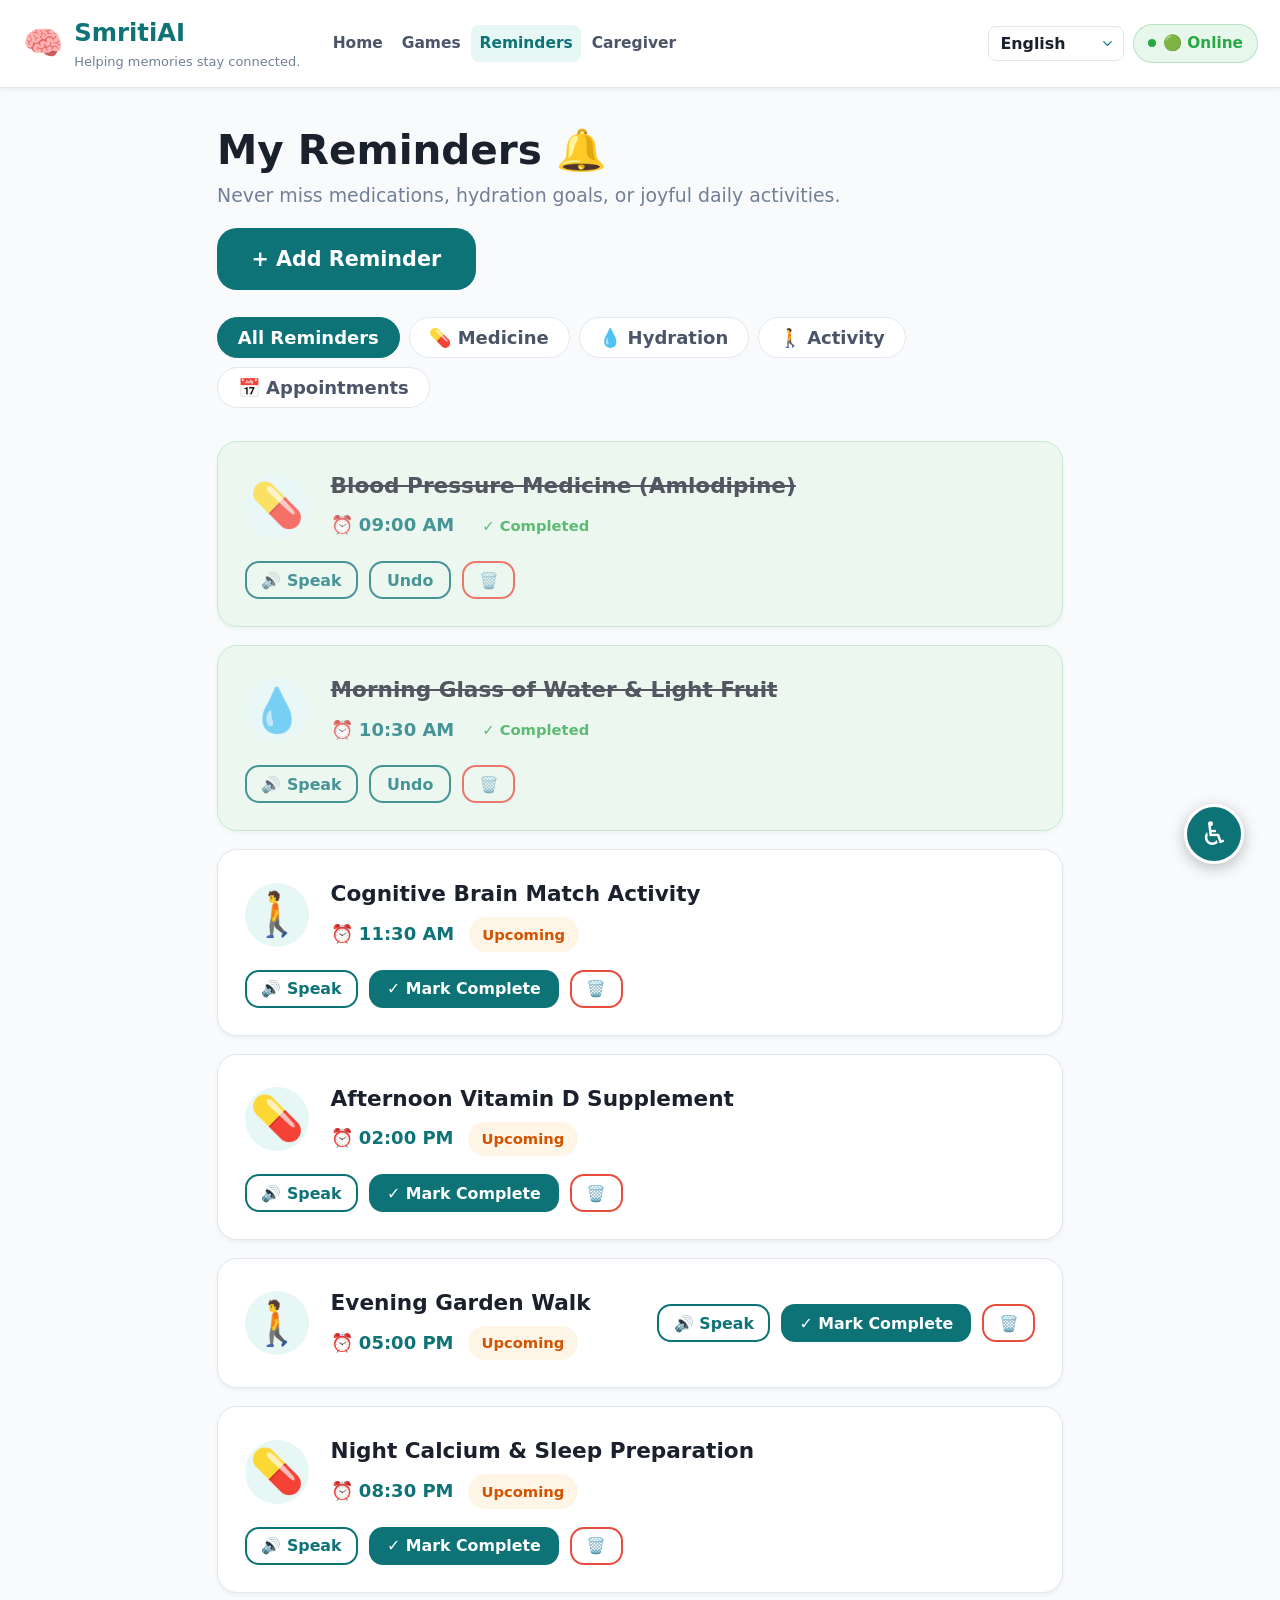
<file: reminders.html>
<!DOCTYPE html>
<html lang="en">
<head>
  <meta charset="UTF-8">
  <meta name="viewport" content="width=device-width, initial-scale=1.0">
  <title>My Reminders & Daily Schedule — SmritiAI</title>
  <link rel="manifest" href="manifest.json">
  <link rel="stylesheet" href="css/style.css">
</head>
<body class="patient-page">

  <!-- Header -->
  <header class="site-header">
    <div class="header-inner">
      <a href="patient.html" class="brand-logo">
        <span class="logo-icon">🧠</span>
        <div>
          <span>SmritiAI</span>
          <span class="logo-tagline" data-i18n="tagline">Helping memories stay connected.</span>
        </div>
      </a>

      <nav class="main-navigation" aria-label="Reminders Navigation">
        <ul class="nav-links">
          <li><a href="patient.html" class="nav-link" data-i18n="nav_home">🏠 Home</a></li>
          <li><a href="games.html" class="nav-link" data-i18n="nav_games">🧠 Games</a></li>
          <li><a href="reminders.html" class="nav-link active" data-i18n="nav_reminders">🔔 Reminders</a></li>
          <li><a href="caregiver.html" class="nav-link" data-i18n="nav_caregiver">👨‍👩‍👧 Caregiver View</a></li>
        </ul>
      </nav>

      <div class="header-actions">
        <div class="lang-selector-wrapper">
          <select class="lang-select" aria-label="Select Language">
            <option value="en">English</option>
            <option value="hi">हिंदी</option>
            <option value="bn">বাংলা</option>
            <option value="as">অসমীয়া</option>
            <option value="mni">মৈতৈলোন্</option>
            <option value="kha">Khasi</option>
            <option value="mzo">Mizo</option>
            <option value="nag">Nagamese</option>
          </select>
        </div>
        <div id="network-status-pill" class="status-pill">
          <span class="status-dot"></span> 🟢 Online
        </div>
        <!-- Mobile Menu Toggle -->
        <button id="mobile-menu-btn" class="mobile-menu-toggle" aria-label="Toggle Navigation Menu" aria-expanded="false">
          <span class="hamburger-bar"></span>
          <span class="hamburger-bar"></span>
          <span class="hamburger-bar"></span>
        </button>
      </div>
    </div>
  </header>

  <!-- Main Reminders Content -->
  <main style="padding: 2rem 0 4rem;">
    <div class="container container-narrow">
      
      <!-- Top Title & Add Button -->
      <div style="display: flex; justify-content: space-between; align-items: center; margin-bottom: 1.5rem; flex-wrap: wrap; gap: 1rem;">
        <div>
          <h1 style="margin-bottom: 0.2rem;">My Reminders 🔔</h1>
          <p class="text-muted" style="margin: 0; font-size: 1.05rem;">
            Never miss medications, hydration goals, or joyful daily activities.
          </p>
        </div>
        <button id="btn-open-add-reminder" class="btn btn-primary btn-lg">
          + Add Reminder
        </button>
      </div>

      <!-- Filter Buttons Bar -->
      <div class="filter-tabs" style="margin-bottom: 1.8rem;">
        <button class="filter-tab-btn reminder-filter-btn active" data-filter="all">All Reminders</button>
        <button class="filter-tab-btn reminder-filter-btn" data-filter="medicine">💊 Medicine</button>
        <button class="filter-tab-btn reminder-filter-btn" data-filter="hydration">💧 Hydration</button>
        <button class="filter-tab-btn reminder-filter-btn" data-filter="activity">🚶 Activity</button>
        <button class="filter-tab-btn reminder-filter-btn" data-filter="appointment">📅 Appointments</button>
      </div>

      <!-- Reminders List Container (Injected by js/reminders.js) -->
      <div id="reminders-list-container">
        <!-- Rendered by JS -->
      </div>

    </div>
  </main>

  <!-- Add Reminder Modal -->
  <div id="add-reminder-modal" class="modal-backdrop">
    <div class="modal-box">
      <button id="btn-close-add-reminder" class="modal-close-btn">✕</button>
      <h2 style="margin-bottom: 0.5rem;">Schedule New Reminder</h2>
      <p class="text-muted" style="margin-bottom: 1.5rem;">Add a helpful notification for Mrs. Das.</p>

      <form id="form-add-reminder">
        <div style="margin-bottom: 1.2rem;">
          <label for="input-reminder-title" style="display: block; font-weight: 700; margin-bottom: 0.4rem;">
            Reminder Title:
          </label>
          <input type="text" id="input-reminder-title" placeholder="e.g. Evening Ayurvedic Tea / Blood Pressure Pill" required
            style="width: 100%; padding: 0.8rem 1rem; border: 1px solid var(--border-color); border-radius: var(--radius-md); font-size: 1rem;">
        </div>

        <div style="display: grid; grid-template-columns: 1fr 1fr; gap: 1rem; margin-bottom: 1.5rem;">
          <div>
            <label for="input-reminder-time" style="display: block; font-weight: 700; margin-bottom: 0.4rem;">
              Time:
            </label>
            <input type="text" id="input-reminder-time" placeholder="e.g. 04:30 PM" required
              style="width: 100%; padding: 0.8rem 1rem; border: 1px solid var(--border-color); border-radius: var(--radius-md); font-size: 1rem;">
          </div>

          <div>
            <label for="input-reminder-category" style="display: block; font-weight: 700; margin-bottom: 0.4rem;">
              Category:
            </label>
            <select id="input-reminder-category" class="patient-select-dropdown" style="margin-top: 0; padding: 0.8rem;">
              <option value="medicine">💊 Medicine</option>
              <option value="hydration">💧 Hydration</option>
              <option value="activity">🚶 Activity / Walk</option>
              <option value="appointment">📅 Doctor Visit</option>
            </select>
          </div>
        </div>

        <button type="submit" class="btn btn-primary btn-lg" style="width: 100%;">
          ✓ Save Reminder
        </button>
      </form>
    </div>
  </div>

  <!-- Floating Accessibility Button & Panel -->
  <button id="a11y-fab-btn" class="a11y-fab" title="Accessibility Options">♿</button>
  <div id="a11y-panel" class="a11y-panel">
    <h3 style="margin-bottom: 0.75rem; color: var(--primary);">♿ Accessibility</h3>
    <div class="a11y-option-row">
      <label for="a11y-chk-large-text"><strong>Larger Text Size</strong></label>
      <input type="checkbox" id="a11y-chk-large-text" style="width: 22px; height: 22px; cursor: pointer;">
    </div>
    <div class="a11y-option-row">
      <label for="a11y-chk-contrast"><strong>High Contrast Mode</strong></label>
      <input type="checkbox" id="a11y-chk-contrast" style="width: 22px; height: 22px; cursor: pointer;">
    </div>
    <div class="a11y-option-row">
      <label for="a11y-chk-motion"><strong>Reduce Motion</strong></label>
      <input type="checkbox" id="a11y-chk-motion" style="width: 22px; height: 22px; cursor: pointer;">
    </div>
    <div style="margin-top: 1rem; text-align: right;">
      <button class="btn btn-sm btn-primary" onclick="A11Y.togglePanel()">Done</button>
    </div>
  </div>

  <!-- Bottom Navigation -->
  <nav class="patient-bottom-nav">
    <div class="bottom-nav-grid">
      <a href="patient.html" class="bottom-nav-item">
        <span class="nav-icon">🏠</span>
        <span>Home</span>
      </a>
      <a href="games.html" class="bottom-nav-item">
        <span class="nav-icon">🧠</span>
        <span>Games</span>
      </a>
      <a href="reminders.html" class="bottom-nav-item active">
        <span class="nav-icon">🔔</span>
        <span>Reminders</span>
      </a>
      <a href="caregiver.html" class="bottom-nav-item">
        <span class="nav-icon">👨‍👩‍👧</span>
        <span>Caregiver</span>
      </a>
    </div>
  </nav>

  <script src="js/main.js"></script>
  <script src="js/reminders.js"></script>
</body>
</html>
</file>
<file: css/style.css>
/* ==========================================================================
   SmritiCare - Design System & Stylesheet (SIH26003)
   Calm, Trustworthy Healthcare Palette + Elderly-Friendly UX
   ========================================================================== */

:root {
  /* Primary Healthcare Colors */
  --primary: #0d7377;
  --primary-light: #14a098;
  --primary-dark: #094b4e;
  --primary-subtle: #e6f7f6;
  
  --secondary: #2b5876;
  --secondary-light: #4e7d96;
  
  --accent: #ff7b54;
  --accent-light: #ffe8df;
  --success: #28a745;
  --success-light: #e8f7ec;
  --warning: #f39c12;
  --warning-light: #fef5e7;
  --danger: #e74c3c;
  --danger-light: #fdeeed;
  --info: #3498db;
  --info-light: #ebf5fb;

  /* Neutral Surface & Background Colors */
  --bg-page: #f8fafc;
  --bg-surface: #ffffff;
  --bg-card: #ffffff;
  --bg-subtle: #f1f5f9;
  
  /* Text Colors (High Contrast Baseline) */
  --text-primary: #1a202c;
  --text-secondary: #4a5568;
  --text-muted: #718096;
  --text-inverse: #ffffff;

  /* Borders & Shadows */
  --border-color: #e2e8f0;
  --border-focus: #0d7377;
  --shadow-sm: 0 2px 4px rgba(0, 0, 0, 0.05);
  --shadow-md: 0 4px 12px rgba(13, 115, 119, 0.08);
  --shadow-lg: 0 10px 25px rgba(0, 0, 0, 0.1);
  --shadow-hover: 0 8px 20px rgba(13, 115, 119, 0.15);

  /* Radii */
  --radius-sm: 8px;
  --radius-md: 14px;
  --radius-lg: 20px;
  --radius-xl: 28px;
  --radius-full: 9999px;

  /* Typography Sizing Defaults (Elderly Comfort) */
  --font-base: 18px;
  --font-h1: 2.25rem;
  --font-h2: 1.75rem;
  --font-h3: 1.35rem;
  --line-height: 1.6;
  
  /* Transitions */
  --transition: all 0.25s ease-in-out;
}

/* ==========================================================================
   Accessibility Modes (High Contrast, Large Text, Motion)
   ========================================================================== */

body.large-text {
  --font-base: 22px;
  --font-h1: 2.6rem;
  --font-h2: 2.1rem;
  --font-h3: 1.6rem;
}

body.extra-large-text {
  --font-base: 26px;
  --font-h1: 3rem;
  --font-h2: 2.4rem;
  --font-h3: 1.9rem;
}

body.high-contrast {
  --bg-page: #000000;
  --bg-surface: #121212;
  --bg-card: #1e1e1e;
  --bg-subtle: #2d2d2d;
  --primary: #ffd700;
  --primary-light: #fff066;
  --primary-dark: #ccac00;
  --primary-subtle: #332b00;
  --secondary: #00e5ff;
  --text-primary: #ffffff;
  --text-secondary: #f0f0f0;
  --text-muted: #dcdcdc;
  --border-color: #ffd700;
  --shadow-md: 0 0 10px rgba(255, 215, 0, 0.3);
}

body.high-contrast .btn-primary {
  background: #ffd700;
  color: #000000;
  font-weight: 800;
  border: 2px solid #ffffff;
}

body.high-contrast .card {
  border: 2px solid #ffd700;
}

body.reduce-motion * {
  animation: none !important;
  transition: none !important;
}

/* ==========================================================================
   Base & Reset
   ========================================================================== */

*, *::before, *::after {
  box-sizing: border-box;
  margin: 0;
  padding: 0;
}

html, body {
  overflow-x: hidden;
  max-width: 100%;
}

html {
  font-size: var(--font-base);
  scroll-behavior: smooth;
}

body {
  font-family: system-ui, -apple-system, BlinkMacSystemFont, 'Segoe UI', Roboto, Oxygen, Ubuntu, Cantarell, 'Open Sans', 'Helvetica Neue', sans-serif;
  background-color: var(--bg-page);
  color: var(--text-primary);
  line-height: var(--line-height);
  min-height: 100vh;
  display: flex;
  flex-direction: column;
  -webkit-font-smoothing: antialiased;
}

a {
  color: var(--primary);
  text-decoration: none;
  transition: var(--transition);
}

a:hover, a:focus-visible {
  text-decoration: underline;
}

button, input, select, textarea {
  font-family: inherit;
  font-size: 1rem;
}

button {
  cursor: pointer;
  border: none;
  background: none;
}

button:focus-visible, a:focus-visible, input:focus-visible, select:focus-visible {
  outline: 3px solid var(--border-focus);
  outline-offset: 2px;
}

img, svg {
  max-width: 100%;
  display: block;
}

/* Container */
.container {
  width: 100%;
  max-width: 1200px;
  margin: 0 auto;
  padding: 0 1.5rem;
}

.container-narrow {
  max-width: 900px;
}

.container-wide {
  max-width: 1400px;
}

/* Typography Utility */
h1, h2, h3, h4 {
  color: var(--text-primary);
  font-weight: 700;
  line-height: 1.3;
  margin-bottom: 0.75rem;
}

h1 { font-size: var(--font-h1); }
h2 { font-size: var(--font-h2); }
h3 { font-size: var(--font-h3); }

p {
  margin-bottom: 1rem;
  color: var(--text-secondary);
}

.text-muted { color: var(--text-muted); }
.text-center { text-align: center; }
.text-primary { color: var(--primary); }
.text-bold { font-weight: 700; }

/* ==========================================================================
   Header & Navigation
   ========================================================================== */

.site-header {
  background: var(--bg-surface);
  border-bottom: 1px solid var(--border-color);
  position: sticky;
  top: 0;
  z-index: 100;
  box-shadow: var(--shadow-sm);
  width: 100%;
}

.header-inner {
  display: flex;
  align-items: center;
  justify-content: space-between;
  padding: 0.75rem 1.75rem;
  gap: 1rem;
  width: 100%;
  max-width: 1560px;
  margin: 0 auto;
  box-sizing: border-box;
}

.brand-logo {
  display: inline-flex;
  align-items: center;
  gap: 0.65rem;
  font-size: 1.35rem;
  font-weight: 800;
  color: var(--primary);
  text-decoration: none;
  flex-shrink: 0;
  white-space: nowrap;
  margin-right: 1.25rem; /* Dedicated clear spacing between Logo/Tagline and Home */
}

.brand-logo .logo-icon {
  font-size: 1.8rem;
  line-height: 1;
  flex-shrink: 0;
}

.brand-logo .logo-tagline {
  font-size: 0.72rem;
  color: var(--text-muted);
  font-weight: 500;
  display: block;
  white-space: nowrap;
}

/* Main Navigation */
.main-navigation {
  display: flex;
  align-items: center;
  justify-content: flex-start; /* Aligns items cleanly without left/right overflow spillage */
  flex: 1 1 auto;
  min-width: 0;
}

.nav-links {
  display: flex;
  align-items: center;
  gap: 0.25rem;
  list-style: none;
  margin: 0;
  padding: 0;
  flex-wrap: nowrap;
}

.nav-link {
  color: var(--text-secondary);
  font-weight: 600;
  font-size: 0.9rem;
  padding: 0.4rem 0.55rem;
  border-radius: var(--radius-sm);
  transition: var(--transition);
  white-space: nowrap; /* Required: prevents navigation items from wrapping */
  display: inline-block;
}

.nav-link:hover, .nav-link.active {
  color: var(--primary);
  background: var(--primary-subtle);
  text-decoration: none;
}

.header-actions {
  display: flex;
  align-items: center;
  gap: 0.65rem;
  flex-shrink: 0;
  margin-left: 1.25rem; /* Dedicated clear spacing between Healthcare and Language */
}

/* Language Dropdown */
.lang-selector-wrapper {
  position: relative;
  display: inline-flex;
  align-items: center;
  flex-shrink: 0;
}

.lang-select {
  padding: 0.4rem 1.6rem 0.4rem 0.65rem;
  border-radius: var(--radius-sm);
  border: 1px solid var(--border-color);
  background: var(--bg-surface);
  color: var(--text-primary);
  font-size: 0.88rem;
  font-weight: 600;
  cursor: pointer;
  appearance: none;
  background-image: url("data:image/svg+xml;charset=UTF-8,%3csvg xmlns='http://www.w3.org/2000/svg' viewBox='0 0 24 24' fill='none' stroke='%230d7377' stroke-width='2' stroke-linecap='round' stroke-linejoin='round'%3e%3cpolyline points='6 9 12 15 18 9'%3e%3c/polyline%3e%3c/svg%3e");
  background-repeat: no-repeat;
  background-position: right 0.45rem center;
  background-size: 0.85rem;
  flex-shrink: 0;
  white-space: nowrap;
}

/* Connectivity Status Pill */
.status-pill {
  display: inline-flex;
  align-items: center;
  gap: 0.4rem;
  padding: 0.35rem 0.75rem;
  border-radius: var(--radius-full);
  font-size: 0.85rem;
  font-weight: 600;
  background: var(--success-light);
  color: var(--success);
  border: 1px solid rgba(40, 167, 69, 0.25);
  flex-shrink: 0; /* Ensures pill stays fully visible and inside the header */
  white-space: nowrap;
  box-sizing: border-box;
}

.status-pill.offline {
  background: var(--warning-light);
  color: var(--warning);
  border-color: rgba(243, 156, 18, 0.25);
}

.status-dot {
  width: 8px;
  height: 8px;
  border-radius: 50%;
  background: currentColor;
  display: inline-block;
  flex-shrink: 0;
}

/* Mobile Hamburger Menu Toggle Button */
.mobile-menu-toggle {
  display: none;
  flex-direction: column;
  justify-content: center;
  align-items: center;
  gap: 4px;
  width: 38px;
  height: 38px;
  border-radius: var(--radius-sm);
  background: var(--bg-subtle);
  border: 1px solid var(--border-color);
  cursor: pointer;
  padding: 0;
  flex-shrink: 0;
  transition: var(--transition);
}

.mobile-menu-toggle:hover {
  background: var(--primary-subtle);
  border-color: var(--primary-light);
}

.hamburger-bar {
  width: 20px;
  height: 2px;
  background: var(--text-primary);
  border-radius: 2px;
  transition: transform 0.25s ease, opacity 0.25s ease;
}

.mobile-menu-toggle.active .hamburger-bar:nth-child(1) {
  transform: translateY(6px) rotate(45deg);
}
.mobile-menu-toggle.active .hamburger-bar:nth-child(2) {
  opacity: 0;
}
.mobile-menu-toggle.active .hamburger-bar:nth-child(3) {
  transform: translateY(-6px) rotate(-45deg);
}

/* ==========================================================================
   Buttons & Interactive Elements
   ========================================================================== */

.btn {
  display: inline-flex;
  align-items: center;
  justify-content: center;
  gap: 0.5rem;
  font-weight: 600;
  padding: 0.75rem 1.4rem;
  border-radius: var(--radius-md);
  transition: var(--transition);
  text-decoration: none;
  text-align: center;
  cursor: pointer;
  border: 2px solid transparent;
  min-height: 48px; /* Touch target accessibility */
}

.btn-primary {
  background: var(--primary);
  color: var(--text-inverse);
}
.btn-primary:hover {
  background: var(--primary-light);
  box-shadow: var(--shadow-md);
  text-decoration: none;
  transform: translateY(-1px);
}

.btn-secondary {
  background: var(--secondary);
  color: var(--text-inverse);
}
.btn-secondary:hover {
  background: var(--secondary-light);
  text-decoration: none;
}

.btn-outline {
  background: transparent;
  border-color: var(--primary);
  color: var(--primary);
}
.btn-outline:hover {
  background: var(--primary-subtle);
  text-decoration: none;
}

.btn-accent {
  background: var(--accent);
  color: var(--text-inverse);
}
.btn-accent:hover {
  opacity: 0.95;
  box-shadow: var(--shadow-md);
  text-decoration: none;
}

.btn-lg {
  padding: 0.95rem 1.8rem;
  font-size: 1.15rem;
  border-radius: var(--radius-lg);
  font-weight: 700;
}

.btn-sm {
  padding: 0.4rem 0.9rem;
  font-size: 0.88rem;
  min-height: 38px;
}

.btn-icon {
  width: 48px;
  height: 48px;
  padding: 0;
  border-radius: 50%;
  display: inline-flex;
  align-items: center;
  justify-content: center;
}

/* Elderly Large Action Cards */
.card {
  background: var(--bg-card);
  border: 1px solid var(--border-color);
  border-radius: var(--radius-lg);
  padding: 1.5rem;
  box-shadow: var(--shadow-sm);
  transition: var(--transition);
}

.card:hover {
  box-shadow: var(--shadow-md);
}

.card-clickable {
  cursor: pointer;
}
.card-clickable:hover {
  transform: translateY(-3px);
  border-color: var(--primary-light);
  box-shadow: var(--shadow-hover);
}

/* ==========================================================================
   Hero & Landing Sections
   ========================================================================== */

.hero-section {
  padding: 4rem 0 3.5rem;
  background: linear-gradient(135deg, #e6f7f6 0%, #f1f8fc 100%);
  border-bottom: 1px solid var(--border-color);
}

body.high-contrast .hero-section {
  background: #000;
}

.hero-grid {
  display: grid;
  grid-template-columns: 1.2fr 0.8fr;
  gap: 3rem;
  align-items: center;
}

.hero-content h1 {
  font-size: 2.6rem;
  margin-bottom: 1.2rem;
  color: var(--secondary);
}

body.high-contrast .hero-content h1 {
  color: var(--primary);
}

.hero-subtitle {
  font-size: 1.2rem;
  color: var(--text-secondary);
  margin-bottom: 2rem;
  max-width: 580px;
}

.hero-cta-group {
  display: flex;
  flex-wrap: wrap;
  gap: 1rem;
  margin-bottom: 2rem;
}

.hero-stats {
  display: flex;
  gap: 2rem;
  padding-top: 1.5rem;
  border-top: 1px solid rgba(13, 115, 119, 0.15);
}

.hero-stat-item strong {
  display: block;
  font-size: 1.4rem;
  color: var(--primary);
}

.hero-stat-item span {
  font-size: 0.85rem;
  color: var(--text-muted);
}

.hero-visual-card {
  background: var(--bg-surface);
  border-radius: var(--radius-xl);
  padding: 1.5rem;
  box-shadow: var(--shadow-lg);
  border: 1px solid var(--border-color);
  text-align: center;
  position: relative;
}

.hero-illustration {
  width: 100%;
  max-height: 280px;
  object-fit: contain;
  margin-bottom: 1rem;
  border-radius: var(--radius-md);
}

/* Feature & Problem Grids */
.section-header {
  text-align: center;
  max-width: 700px;
  margin: 0 auto 3rem;
}

.section-tag {
  display: inline-block;
  background: var(--primary-subtle);
  color: var(--primary);
  font-weight: 700;
  font-size: 0.85rem;
  padding: 0.35rem 0.9rem;
  border-radius: var(--radius-full);
  margin-bottom: 0.75rem;
  text-transform: uppercase;
  letter-spacing: 0.5px;
}

.grid-2 {
  display: grid;
  grid-template-columns: repeat(2, 1fr);
  gap: 1.75rem;
}

.grid-3 {
  display: grid;
  grid-template-columns: repeat(3, 1fr);
  gap: 1.75rem;
}

.grid-4 {
  display: grid;
  grid-template-columns: repeat(4, 1fr);
  gap: 1.5rem;
}

.feature-icon-box {
  width: 60px;
  height: 60px;
  border-radius: var(--radius-md);
  background: var(--primary-subtle);
  color: var(--primary);
  display: flex;
  align-items: center;
  justify-content: center;
  font-size: 1.8rem;
  margin-bottom: 1.25rem;
}

/* Workflow Step Cards */
.workflow-step {
  position: relative;
  background: var(--bg-surface);
  border: 1px solid var(--border-color);
  border-radius: var(--radius-lg);
  padding: 1.8rem 1.5rem;
  text-align: center;
}

.step-badge {
  position: absolute;
  top: -16px;
  left: 50%;
  transform: translateX(-50%);
  background: var(--primary);
  color: #fff;
  width: 34px;
  height: 34px;
  border-radius: 50%;
  display: flex;
  align-items: center;
  justify-content: center;
  font-weight: 800;
  box-shadow: var(--shadow-sm);
}

/* ==========================================================================
   Patient Portal UI (Elderly-First)
   ========================================================================== */

.patient-header-greeting {
  background: linear-gradient(135deg, var(--primary) 0%, var(--secondary) 100%);
  color: #ffffff;
  padding: 2.2rem 2rem;
  border-radius: var(--radius-xl);
  margin-bottom: 2rem;
  box-shadow: var(--shadow-md);
  display: flex;
  justify-content: space-between;
  align-items: center;
  flex-wrap: wrap;
  gap: 1.5rem;
}

body.high-contrast .patient-header-greeting {
  background: #111;
  border: 2px solid #ffd700;
}

.greeting-title {
  font-size: 2rem;
  margin-bottom: 0.4rem;
  color: #ffffff;
}

body.high-contrast .greeting-title {
  color: #ffd700;
}

.greeting-date {
  opacity: 0.9;
  font-size: 1.1rem;
}

/* Large Activity Card */
.activity-hero-card {
  background: var(--bg-surface);
  border: 2px solid var(--primary-light);
  border-radius: var(--radius-xl);
  padding: 2rem;
  display: flex;
  align-items: center;
  justify-content: space-between;
  gap: 1.5rem;
  margin-bottom: 2rem;
  box-shadow: var(--shadow-md);
}

.activity-hero-info {
  display: flex;
  align-items: center;
  gap: 1.5rem;
}

.activity-large-icon {
  font-size: 3.5rem;
  background: var(--primary-subtle);
  width: 90px;
  height: 90px;
  border-radius: var(--radius-lg);
  display: flex;
  align-items: center;
  justify-content: center;
}

/* Hydration Counter */
.hydration-widget {
  background: var(--info-light);
  border: 1px solid #bce0fd;
  border-radius: var(--radius-lg);
  padding: 1.5rem;
  text-align: center;
}

.glasses-grid {
  display: flex;
  justify-content: center;
  gap: 0.6rem;
  margin: 1rem 0;
  flex-wrap: wrap;
}

.glass-item {
  font-size: 2rem;
  cursor: pointer;
  transition: var(--transition);
  opacity: 0.35;
  user-select: none;
}

.glass-item.filled {
  opacity: 1;
  transform: scale(1.1);
}

/* Daily Routine Timeline */
.routine-list {
  list-style: none;
}

.routine-item {
  display: flex;
  align-items: center;
  justify-content: space-between;
  padding: 1.1rem 1.25rem;
  margin-bottom: 0.75rem;
  background: var(--bg-surface);
  border: 1px solid var(--border-color);
  border-radius: var(--radius-md);
  gap: 1rem;
}

.routine-item.done {
  background: var(--success-light);
  border-color: #b7e4c7;
}

.routine-time {
  font-weight: 700;
  color: var(--primary);
  font-size: 1.05rem;
  min-width: 95px;
}

.routine-title {
  font-weight: 600;
  flex: 1;
}

/* Emotional Mood Check-In */
.mood-picker {
  display: flex;
  justify-content: space-between;
  gap: 0.75rem;
  margin: 1.5rem 0 1rem;
}

.mood-btn {
  flex: 1;
  display: flex;
  flex-direction: column;
  align-items: center;
  gap: 0.4rem;
  padding: 1rem 0.5rem;
  border: 2px solid var(--border-color);
  border-radius: var(--radius-lg);
  background: var(--bg-surface);
  transition: var(--transition);
}

.mood-btn .mood-emoji {
  font-size: 2.4rem;
}

.mood-btn .mood-label {
  font-size: 0.9rem;
  font-weight: 700;
}

.mood-btn:hover, .mood-btn.active {
  border-color: var(--primary);
  background: var(--primary-subtle);
  transform: translateY(-3px);
}

/* Voice Assistant Card / Widget */
.voice-assistant-card {
  background: linear-gradient(135deg, #14a098 0%, #0d7377 100%);
  color: #ffffff;
  border-radius: var(--radius-xl);
  padding: 1.8rem;
  text-align: center;
  box-shadow: var(--shadow-md);
  margin-bottom: 2rem;
}

.voice-mic-btn {
  width: 90px;
  height: 90px;
  border-radius: 50%;
  background: #ffffff;
  color: var(--primary);
  font-size: 2.5rem;
  margin: 1.2rem auto;
  display: flex;
  align-items: center;
  justify-content: center;
  box-shadow: 0 0 0 8px rgba(255, 255, 255, 0.25);
  transition: var(--transition);
}

.voice-mic-btn.listening {
  animation: pulse-ring 1.5s infinite;
  background: var(--accent);
  color: #fff;
}

@keyframes pulse-ring {
  0% { box-shadow: 0 0 0 0 rgba(255, 123, 84, 0.7); }
  70% { box-shadow: 0 0 0 18px rgba(255, 123, 84, 0); }
  100% { box-shadow: 0 0 0 0 rgba(255, 123, 84, 0); }
}

.voice-prompt-chips {
  display: flex;
  flex-wrap: wrap;
  justify-content: center;
  gap: 0.6rem;
  margin-top: 1rem;
}

.prompt-chip {
  background: rgba(255, 255, 255, 0.2);
  color: #fff;
  padding: 0.4rem 0.85rem;
  border-radius: var(--radius-full);
  font-size: 0.9rem;
  cursor: pointer;
  border: 1px solid rgba(255, 255, 255, 0.3);
}
.prompt-chip:hover {
  background: #ffffff;
  color: var(--primary);
}

/* Bottom Nav for Mobile/Tablet */
.patient-bottom-nav {
  display: none;
  position: fixed;
  bottom: 0;
  left: 0;
  right: 0;
  background: var(--bg-surface);
  border-top: 1px solid var(--border-color);
  padding: 0.6rem 0.5rem;
  box-shadow: 0 -4px 15px rgba(0, 0, 0, 0.08);
  z-index: 90;
}

.bottom-nav-grid {
  display: flex;
  justify-content: space-around;
  align-items: center;
}

.bottom-nav-item {
  display: flex;
  flex-direction: column;
  align-items: center;
  gap: 0.2rem;
  color: var(--text-muted);
  font-size: 0.75rem;
  font-weight: 700;
  padding: 0.3rem 0.6rem;
  border-radius: var(--radius-sm);
}

.bottom-nav-item .nav-icon {
  font-size: 1.4rem;
}

.bottom-nav-item.active, .bottom-nav-item:hover {
  color: var(--primary);
  text-decoration: none;
}

/* ==========================================================================
   Memory Match Game Specifics
   ========================================================================== */

.game-header-bar {
  display: flex;
  justify-content: space-between;
  align-items: center;
  background: var(--bg-surface);
  border: 1px solid var(--border-color);
  border-radius: var(--radius-lg);
  padding: 1rem 1.5rem;
  margin-bottom: 1.5rem;
  flex-wrap: wrap;
  gap: 1rem;
}

.game-stat-box {
  display: flex;
  align-items: center;
  gap: 0.6rem;
  font-weight: 700;
  font-size: 1.1rem;
}

.game-stat-box .stat-icon {
  font-size: 1.4rem;
}

.memory-grid {
  display: grid;
  grid-template-columns: repeat(4, 1fr);
  gap: 1.2rem;
  max-width: 720px;
  margin: 0 auto 2rem;
  perspective: 1000px;
}

.memory-card {
  aspect-ratio: 1 / 1;
  background: #ffffff;
  border: 3px solid var(--primary-subtle);
  border-radius: var(--radius-lg);
  display: flex;
  flex-direction: column;
  align-items: center;
  justify-content: center;
  cursor: pointer;
  position: relative;
  transform-style: preserve-3d;
  transition: transform 0.4s ease, border-color 0.2s ease, box-shadow 0.2s ease;
  user-select: none;
  box-shadow: var(--shadow-sm);
  min-height: 110px;
}

.memory-card:hover {
  border-color: var(--primary-light);
  transform: translateY(-2px);
}

.memory-card .card-face {
  position: absolute;
  inset: 0;
  backface-visibility: hidden;
  display: flex;
  flex-direction: column;
  align-items: center;
  justify-content: center;
  border-radius: calc(var(--radius-lg) - 3px);
  padding: 0.5rem;
}

.memory-card .card-back {
  background: linear-gradient(135deg, var(--primary) 0%, var(--primary-light) 100%);
  color: #ffffff;
  font-size: 2.2rem;
}

.memory-card .card-front {
  background: #ffffff;
  transform: rotateY(180deg);
  border: 2px solid var(--primary-light);
}

.memory-card.flipped {
  transform: rotateY(180deg);
}

.memory-card.matched {
  transform: rotateY(180deg);
  border-color: var(--success);
  background: var(--success-light);
  cursor: default;
}

.memory-card .card-icon {
  font-size: 3rem;
  line-height: 1;
  margin-bottom: 0.25rem;
}

.memory-card .card-label {
  font-size: 0.85rem;
  font-weight: 700;
  color: var(--text-primary);
  text-align: center;
}

/* AI Adaptive Recommendation Box */
.ai-adaptive-box {
  background: linear-gradient(135deg, #f0fdf4 0%, #e6f7f6 100%);
  border: 2px solid #86efac;
  border-radius: var(--radius-lg);
  padding: 1.5rem;
  margin: 1.5rem 0;
}

.ai-badge {
  display: inline-flex;
  align-items: center;
  gap: 0.4rem;
  background: var(--primary);
  color: #fff;
  padding: 0.25rem 0.75rem;
  border-radius: var(--radius-full);
  font-size: 0.85rem;
  font-weight: 700;
  margin-bottom: 0.75rem;
}

/* ==========================================================================
   Caregiver & Healthcare Dashboards
   ========================================================================== */

.dashboard-layout {
  display: grid;
  grid-template-columns: 280px 1fr;
  gap: 2rem;
  margin-top: 1.5rem;
}

.dashboard-sidebar {
  background: var(--bg-surface);
  border: 1px solid var(--border-color);
  border-radius: var(--radius-lg);
  padding: 1.5rem;
  height: fit-content;
}

.patient-profile-card {
  text-align: center;
  padding-bottom: 1.5rem;
  border-bottom: 1px solid var(--border-color);
  margin-bottom: 1.5rem;
}

.patient-avatar-large {
  width: 90px;
  height: 90px;
  border-radius: 50%;
  background: var(--primary-subtle);
  color: var(--primary);
  font-size: 2.8rem;
  display: flex;
  align-items: center;
  justify-content: center;
  margin: 0 auto 0.75rem;
  border: 3px solid var(--primary-light);
}

.patient-select-dropdown {
  width: 100%;
  padding: 0.7rem;
  border-radius: var(--radius-md);
  border: 1px solid var(--border-color);
  font-weight: 600;
  background: var(--bg-surface);
  margin-top: 0.75rem;
}

.metrics-summary-grid {
  display: grid;
  grid-template-columns: repeat(4, 1fr);
  gap: 1.25rem;
  margin-bottom: 2rem;
}

.metric-card {
  background: var(--bg-surface);
  border: 1px solid var(--border-color);
  border-radius: var(--radius-lg);
  padding: 1.3rem;
  display: flex;
  flex-direction: column;
}

.metric-header {
  display: flex;
  justify-content: space-between;
  align-items: center;
  color: var(--text-muted);
  font-size: 0.9rem;
  font-weight: 600;
  margin-bottom: 0.5rem;
}

.metric-value {
  font-size: 2rem;
  font-weight: 800;
  color: var(--text-primary);
}

.metric-trend {
  font-size: 0.82rem;
  font-weight: 600;
  margin-top: 0.3rem;
}
.metric-trend.up { color: var(--success); }
.metric-trend.down { color: var(--danger); }
.metric-trend.neutral { color: var(--info); }

/* Progress Bars */
.progress-bar-wrapper {
  margin-bottom: 1rem;
}

.progress-label-row {
  display: flex;
  justify-content: space-between;
  font-size: 0.95rem;
  font-weight: 600;
  margin-bottom: 0.35rem;
}

.progress-track {
  height: 12px;
  background: var(--bg-subtle);
  border-radius: var(--radius-full);
  overflow: hidden;
}

.progress-fill {
  height: 100%;
  background: var(--primary);
  border-radius: var(--radius-full);
  transition: width 0.6s ease;
}

.progress-fill.teal { background: #0d7377; }
.progress-fill.blue { background: #3498db; }
.progress-fill.green { background: #28a745; }
.progress-fill.orange { background: #f39c12; }

/* Alert Feed */
.alert-item {
  display: flex;
  align-items: flex-start;
  gap: 1rem;
  padding: 1rem 1.25rem;
  border-radius: var(--radius-md);
  margin-bottom: 0.75rem;
  border-left: 5px solid;
}

.alert-item.urgent {
  background: var(--danger-light);
  border-left-color: var(--danger);
}
.alert-item.attention {
  background: var(--warning-light);
  border-left-color: var(--warning);
}
.alert-item.normal {
  background: var(--success-light);
  border-left-color: var(--success);
}

/* Multi-Patient Healthcare Worker Table */
.table-responsive {
  overflow-x: auto;
  border-radius: var(--radius-lg);
  border: 1px solid var(--border-color);
  background: var(--bg-surface);
}

.data-table {
  width: 100%;
  border-collapse: collapse;
  text-align: left;
}

.data-table th, .data-table td {
  padding: 1.1rem 1.25rem;
  border-bottom: 1px solid var(--border-color);
}

.data-table th {
  background: var(--bg-subtle);
  font-weight: 700;
  color: var(--text-secondary);
  font-size: 0.9rem;
  text-transform: uppercase;
  letter-spacing: 0.5px;
}

.data-table tr:hover {
  background: #f8fcfc;
}

.status-badge {
  display: inline-block;
  padding: 0.3rem 0.75rem;
  border-radius: var(--radius-full);
  font-size: 0.82rem;
  font-weight: 700;
}
.status-badge.active-status { background: var(--success-light); color: var(--success); }
.status-badge.attention-status { background: var(--warning-light); color: #d35400; }
.status-badge.inactive-status { background: #edf2f7; color: #718096; }

/* Filter Tabs */
.filter-tabs {
  display: flex;
  gap: 0.5rem;
  margin-bottom: 1.5rem;
  flex-wrap: wrap;
}

.filter-tab-btn {
  padding: 0.5rem 1.1rem;
  border-radius: var(--radius-full);
  font-weight: 600;
  background: var(--bg-surface);
  border: 1px solid var(--border-color);
  color: var(--text-secondary);
  cursor: pointer;
  transition: var(--transition);
}

.filter-tab-btn.active, .filter-tab-btn:hover {
  background: var(--primary);
  color: #ffffff;
  border-color: var(--primary);
}

/* ==========================================================================
   Modals & Drawers
   ========================================================================== */

.modal-backdrop {
  position: fixed;
  inset: 0;
  background: rgba(0, 0, 0, 0.6);
  backdrop-filter: blur(3px);
  display: none;
  align-items: center;
  justify-content: center;
  z-index: 1000;
  padding: 1rem;
}

.modal-backdrop.open {
  display: flex;
}

.modal-box {
  background: var(--bg-surface);
  border-radius: var(--radius-xl);
  max-width: 550px;
  width: 100%;
  padding: 2.2rem;
  box-shadow: var(--shadow-lg);
  border: 1px solid var(--border-color);
  position: relative;
  max-height: 90vh;
  overflow-y: auto;
  animation: modal-pop 0.3s ease;
}

@keyframes modal-pop {
  0% { transform: scale(0.92); opacity: 0; }
  100% { transform: scale(1); opacity: 1; }
}

.modal-close-btn {
  position: absolute;
  top: 1.25rem;
  right: 1.25rem;
  font-size: 1.5rem;
  color: var(--text-muted);
  width: 36px;
  height: 36px;
  border-radius: 50%;
  display: flex;
  align-items: center;
  justify-content: center;
}
.modal-close-btn:hover {
  background: var(--bg-subtle);
  color: var(--text-primary);
}

/* ==========================================================================
   Cognitive Mini-Games UI (Pattern, Object, Routine, Attention)
   ========================================================================== */

.game-quiz-header {
  display: flex;
  justify-content: space-between;
  align-items: center;
  margin-bottom: 1.25rem;
  padding-bottom: 0.75rem;
  border-bottom: 1px solid var(--border-color);
  flex-wrap: wrap;
  gap: 0.75rem;
}

.game-timer-pill {
  display: inline-flex;
  align-items: center;
  gap: 0.4rem;
  background: var(--bg-subtle);
  padding: 0.35rem 0.85rem;
  border-radius: var(--radius-full);
  font-weight: 700;
  font-size: 0.95rem;
  color: var(--primary);
  border: 1px solid var(--border-color);
}

.game-progress-badge {
  font-size: 0.95rem;
  font-weight: 700;
  color: var(--text-muted);
}

.game-choice-btn {
  width: 100%;
  text-align: center;
  font-size: 1.15rem;
  font-weight: 600;
  padding: 1rem 1.2rem;
  border-radius: var(--radius-md);
  border: 2px solid var(--border-color);
  background: var(--bg-surface);
  color: var(--text-primary);
  cursor: pointer;
  transition: var(--transition);
  display: flex;
  align-items: center;
  justify-content: center;
  gap: 0.6rem;
  min-height: 56px;
}

.game-choice-btn:hover:not(:disabled) {
  border-color: var(--primary-light);
  background: var(--primary-subtle);
  transform: translateY(-2px);
}

.game-choice-btn.correct-choice {
  background: var(--success-light) !important;
  border-color: var(--success) !important;
  color: #1e7e34 !important;
  font-weight: 800 !important;
}

.game-choice-btn.incorrect-choice {
  background: var(--danger-light) !important;
  border-color: var(--danger) !important;
  color: #bd2130 !important;
  font-weight: 700 !important;
}

.game-choice-btn:disabled {
  cursor: default;
}

.game-feedback-banner {
  padding: 0.9rem 1.2rem;
  border-radius: var(--radius-md);
  font-weight: 700;
  font-size: 1.05rem;
  margin: 1.2rem 0;
  text-align: center;
  display: none;
}

.game-feedback-banner.success {
  display: block;
  background: var(--success-light);
  color: var(--success);
  border: 1px solid #b7e4c7;
}

.game-feedback-banner.error {
  display: block;
  background: var(--danger-light);
  color: var(--danger);
  border: 1px solid #f5c6cb;
}

/* Attention Challenge Grid */
.attention-grid {
  display: grid;
  grid-template-columns: repeat(4, 1fr);
  gap: 0.85rem;
  max-width: 440px;
  margin: 1.5rem auto;
}

.attention-cell {
  aspect-ratio: 1 / 1;
  background: var(--bg-surface);
  border: 2px solid var(--border-color);
  border-radius: var(--radius-md);
  font-size: 2.5rem;
  display: flex;
  align-items: center;
  justify-content: center;
  cursor: pointer;
  transition: transform 0.15s ease, border-color 0.15s ease;
  user-select: none;
  min-height: 65px;
}

.attention-cell:hover:not(.locked) {
  border-color: var(--primary);
  transform: scale(1.08);
  background: var(--primary-subtle);
}

.attention-cell.cell-correct {
  border-color: var(--success) !important;
  background: var(--success-light) !important;
}

.attention-cell.cell-wrong {
  border-color: var(--danger) !important;
  background: var(--danger-light) !important;
}

/* Accessibility Floating Button & Drawer */
.a11y-fab {
  position: fixed;
  bottom: 2rem;
  right: 2rem;
  width: 60px;
  height: 60px;
  border-radius: 50%;
  background: var(--primary);
  color: #ffffff;
  font-size: 1.8rem;
  display: flex;
  align-items: center;
  justify-content: center;
  box-shadow: 0 4px 15px rgba(0, 0, 0, 0.25);
  z-index: 500;
  border: 3px solid #ffffff;
  cursor: pointer;
  transition: transform 0.2s ease;
}

.a11y-fab:hover {
  transform: scale(1.1);
}

.a11y-panel {
  position: fixed;
  bottom: 6.5rem;
  right: 2rem;
  width: 320px;
  background: var(--bg-surface);
  border: 2px solid var(--primary);
  border-radius: var(--radius-lg);
  padding: 1.5rem;
  box-shadow: var(--shadow-lg);
  display: none;
  z-index: 500;
}

.a11y-panel.open {
  display: block;
}

.a11y-option-row {
  display: flex;
  align-items: center;
  justify-content: space-between;
  padding: 0.75rem 0;
  border-bottom: 1px solid var(--border-color);
}

/* Offline Banner / Toast */
.offline-banner {
  position: fixed;
  top: 0;
  left: 0;
  right: 0;
  background: #d35400;
  color: #ffffff;
  padding: 0.6rem 1rem;
  text-align: center;
  font-weight: 700;
  font-size: 0.95rem;
  z-index: 999;
  display: none;
  box-shadow: 0 2px 8px rgba(0, 0, 0, 0.2);
}

.offline-banner.active {
  display: block;
}

/* ==========================================================================
   Footer
   ========================================================================== */

.site-footer {
  background: #0f172a;
  color: #cbd5e1;
  padding: 3.5rem 0 2rem;
  margin-top: auto;
  border-top: 1px solid #1e293b;
}

.footer-grid {
  display: grid;
  grid-template-columns: 2fr 1fr 1fr 1.5fr;
  gap: 2.5rem;
  margin-bottom: 2.5rem;
}

.footer-brand h3 {
  color: #ffffff;
  font-size: 1.4rem;
  margin-bottom: 0.5rem;
}

.footer-tagline {
  color: #94a3b8;
  font-size: 0.95rem;
  margin-bottom: 1rem;
}

.footer-col h4 {
  color: #ffffff;
  font-size: 1.1rem;
  margin-bottom: 1rem;
}

.footer-links {
  list-style: none;
}

.footer-links li {
  margin-bottom: 0.6rem;
}

.footer-links a {
  color: #94a3b8;
  transition: var(--transition);
}

.footer-links a:hover {
  color: #ffffff;
}

.footer-bottom {
  border-top: 1px solid #1e293b;
  padding-top: 1.5rem;
  display: flex;
  justify-content: space-between;
  align-items: center;
  flex-wrap: wrap;
  gap: 1rem;
  font-size: 0.9rem;
  color: #64748b;
}

/* ==========================================================================
   Media Queries & Responsiveness
   ========================================================================== */

/* Intermediate Screen Adjustment (1181px - 1380px) */
@media (max-width: 1380px) and (min-width: 1181px) {
  .header-inner {
    padding: 0.75rem 1.25rem;
    gap: 0.6rem;
  }
  .brand-logo {
    margin-right: 0.75rem;
  }
  .header-actions {
    margin-left: 0.75rem;
    gap: 0.5rem;
  }
  .nav-links {
    gap: 0.15rem;
  }
  .nav-link {
    font-size: 0.86rem;
    padding: 0.35rem 0.45rem;
  }
}

/* Tablet & Mobile Breakpoint for Header Navigation (1180px and below) */
@media (max-width: 1180px) {
  .mobile-menu-toggle {
    display: flex;
  }

  .main-navigation {
    display: none;
    position: absolute;
    top: 100%;
    left: 0;
    right: 0;
    width: 100%;
    background: var(--bg-surface);
    border-bottom: 2px solid var(--border-color);
    box-shadow: 0 8px 24px rgba(0, 0, 0, 0.12);
    padding: 1.25rem 1.5rem;
    z-index: 1000;
  }

  .main-navigation.open {
    display: block;
    animation: menuSlideDown 0.25s ease forwards;
  }

  @keyframes menuSlideDown {
    from { opacity: 0; transform: translateY(-8px); }
    to { opacity: 1; transform: translateY(0); }
  }

  .nav-links {
    flex-direction: column;
    align-items: stretch;
    gap: 0.4rem;
    width: 100%;
  }

  .nav-link {
    font-size: 1.05rem;
    padding: 0.75rem 1rem;
    border-radius: var(--radius-sm);
    width: 100%;
    box-sizing: border-box;
  }
}

@media (max-width: 992px) {
  .hero-grid {
    grid-template-columns: 1fr;
    text-align: center;
  }
  .hero-subtitle {
    margin: 0 auto 2rem;
  }
  .hero-cta-group {
    justify-content: center;
  }
  .hero-stats {
    justify-content: center;
  }
  .dashboard-layout {
    grid-template-columns: 1fr;
  }
  .metrics-summary-grid {
    grid-template-columns: repeat(2, 1fr);
  }
  .grid-4 {
    grid-template-columns: repeat(2, 1fr);
  }
  .grid-3 {
    grid-template-columns: repeat(2, 1fr);
  }
  .footer-grid {
    grid-template-columns: repeat(2, 1fr);
  }
}

@media (max-width: 768px) {
  .header-inner {
    padding: 0.6rem 1rem;
    gap: 0.5rem;
  }

  .brand-logo {
    font-size: 1.2rem;
  }

  .brand-logo .logo-tagline {
    display: none;
  }

  .header-actions {
    gap: 0.4rem;
  }

  .lang-select {
    padding: 0.35rem 1.4rem 0.35rem 0.5rem;
    font-size: 0.8rem;
  }

  .status-pill {
    padding: 0.3rem 0.55rem;
    font-size: 0.78rem;
  }

  .patient-bottom-nav {
    display: block;
  }
  body.patient-page {
    padding-bottom: 75px; /* Spacing for bottom bar */
  }
  .grid-2, .grid-3, .grid-4 {
    grid-template-columns: 1fr;
  }
  .memory-grid {
    grid-template-columns: repeat(3, 1fr);
    gap: 0.75rem;
  }
  .activity-hero-card {
    flex-direction: column;
    text-align: center;
  }
  .activity-hero-info {
    flex-direction: column;
  }
  .footer-grid {
    grid-template-columns: 1fr;
  }
  .a11y-fab {
    bottom: 5.5rem;
    right: 1.2rem;
  }
  .a11y-panel {
    bottom: 10rem;
    right: 1.2rem;
    width: calc(100vw - 2.4rem);
  }
}

@media (max-width: 480px) {
  .header-actions .btn-primary {
    display: none;
  }
}
</file>
